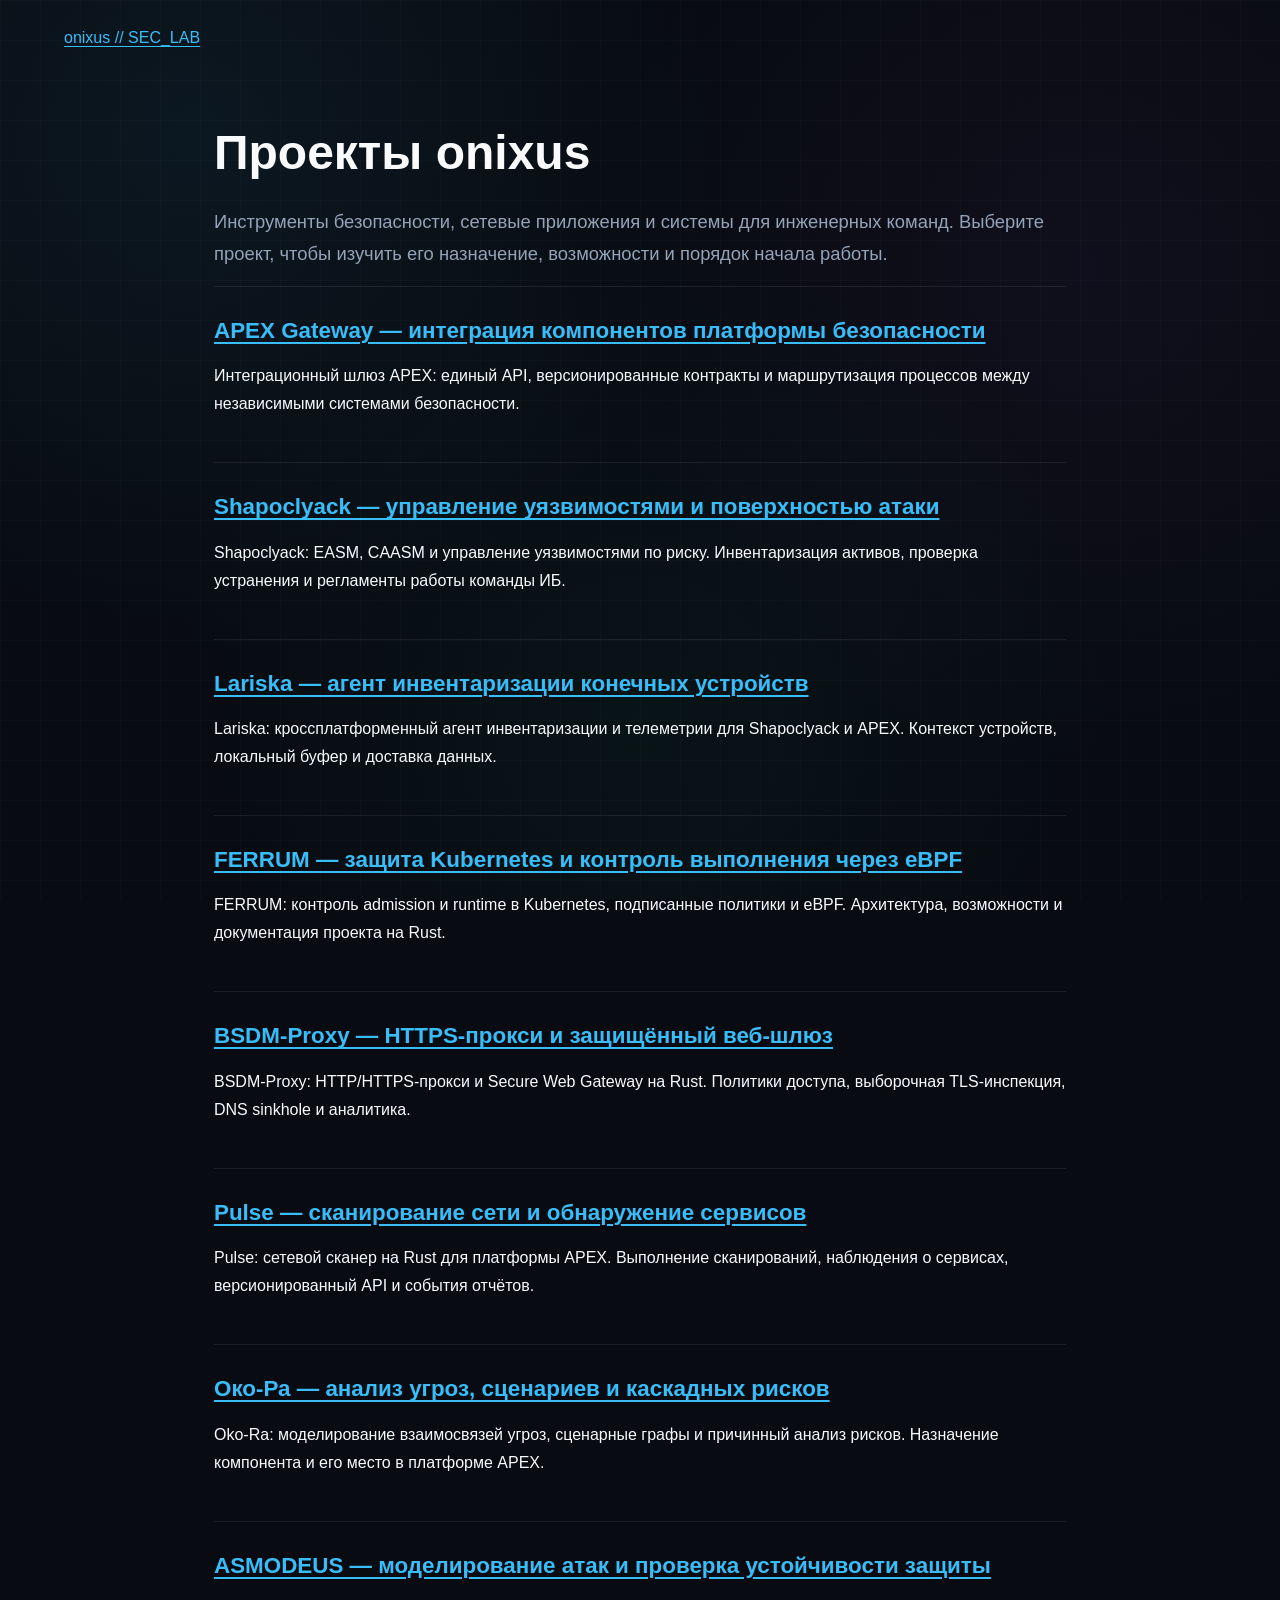
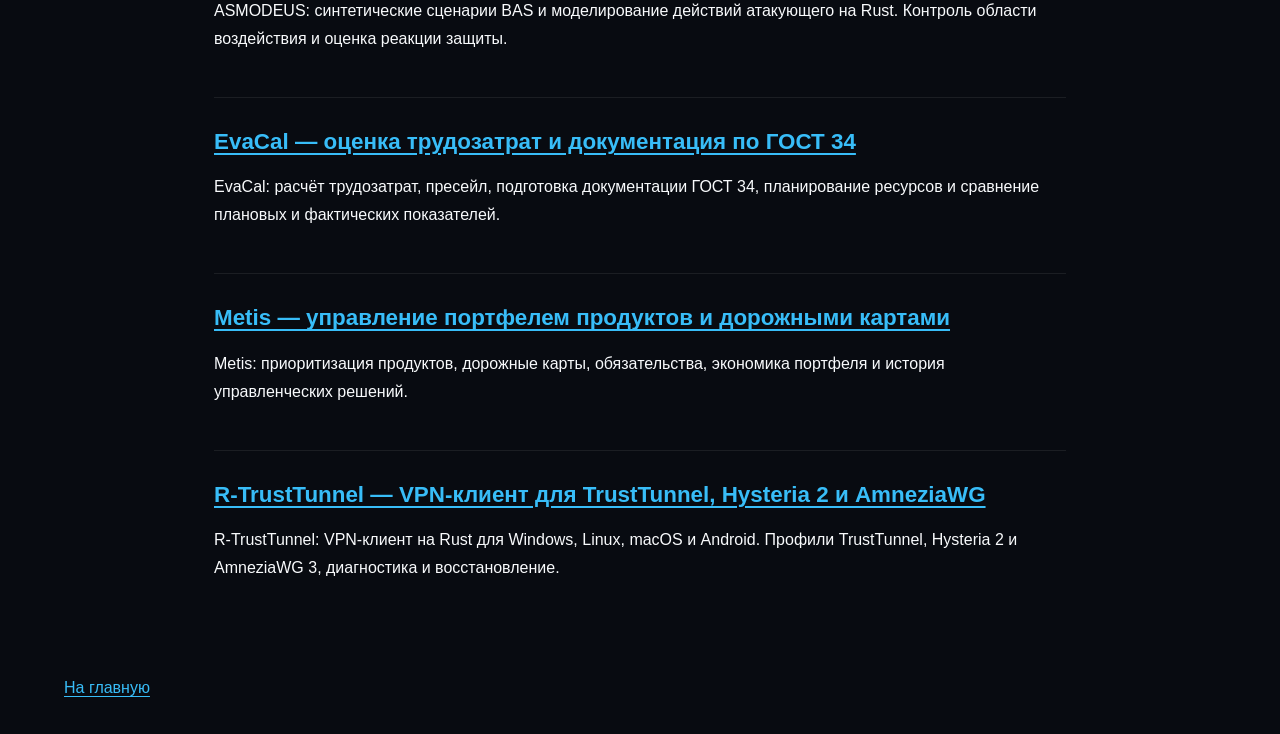
<file: projects/index.html>
<!DOCTYPE html>
<html lang="ru"><head><meta charset="UTF-8"><meta name="viewport" content="width=device-width, initial-scale=1.0">
<title>Проекты onixus — безопасность, VPN и инженерные инструменты</title>
<meta name="description" content="Каталог проектов onixus на русском языке: возможности, сценарии применения, ограничения, документация и ссылки на публичные репозитории.">
<link rel="canonical" href="https://onixus.github.io/projects/"><link rel="stylesheet" href="/styles.css?v=project-pages-1"></head>
<body class="project-page"><header class="container project-topbar"><a href="/">onixus // SEC_LAB</a></header>
<main class="container project-document"><h1>Проекты onixus</h1><p class="project-lead">Инструменты безопасности, сетевые приложения и системы для инженерных команд. Выберите проект, чтобы изучить его назначение, возможности и порядок начала работы.</p>
<section><h2><a href="/projects/apex-gateway/">APEX Gateway — интеграция компонентов платформы безопасности</a></h2><p>Интеграционный шлюз APEX: единый API, версионированные контракты и маршрутизация процессов между независимыми системами безопасности.</p></section>
<section><h2><a href="/projects/shapoclyack/">Shapoclyack — управление уязвимостями и поверхностью атаки</a></h2><p>Shapoclyack: EASM, CAASM и управление уязвимостями по риску. Инвентаризация активов, проверка устранения и регламенты работы команды ИБ.</p></section>
<section><h2><a href="/projects/lariska/">Lariska — агент инвентаризации конечных устройств</a></h2><p>Lariska: кроссплатформенный агент инвентаризации и телеметрии для Shapoclyack и APEX. Контекст устройств, локальный буфер и доставка данных.</p></section>
<section><h2><a href="/projects/ferrum/">FERRUM — защита Kubernetes и контроль выполнения через eBPF</a></h2><p>FERRUM: контроль admission и runtime в Kubernetes, подписанные политики и eBPF. Архитектура, возможности и документация проекта на Rust.</p></section>
<section><h2><a href="/projects/bsdm-proxy/">BSDM-Proxy — HTTPS-прокси и защищённый веб-шлюз</a></h2><p>BSDM-Proxy: HTTP/HTTPS-прокси и Secure Web Gateway на Rust. Политики доступа, выборочная TLS-инспекция, DNS sinkhole и аналитика.</p></section>
<section><h2><a href="/projects/pulse/">Pulse — сканирование сети и обнаружение сервисов</a></h2><p>Pulse: сетевой сканер на Rust для платформы APEX. Выполнение сканирований, наблюдения о сервисах, версионированный API и события отчётов.</p></section>
<section><h2><a href="/projects/okora/">Око-Ра — анализ угроз, сценариев и каскадных рисков</a></h2><p>Oko-Ra: моделирование взаимосвязей угроз, сценарные графы и причинный анализ рисков. Назначение компонента и его место в платформе APEX.</p></section>
<section><h2><a href="/projects/asmodeus/">ASMODEUS — моделирование атак и проверка устойчивости защиты</a></h2><p>ASMODEUS: синтетические сценарии BAS и моделирование действий атакующего на Rust. Контроль области воздействия и оценка реакции защиты.</p></section>
<section><h2><a href="/projects/evacal/">EvaCal — оценка трудозатрат и документация по ГОСТ 34</a></h2><p>EvaCal: расчёт трудозатрат, пресейл, подготовка документации ГОСТ 34, планирование ресурсов и сравнение плановых и фактических показателей.</p></section>
<section><h2><a href="/projects/metis/">Metis — управление портфелем продуктов и дорожными картами</a></h2><p>Metis: приоритизация продуктов, дорожные карты, обязательства, экономика портфеля и история управленческих решений.</p></section>
<section><h2><a href="/projects/rtrusttunnel/">R-TrustTunnel — VPN-клиент для TrustTunnel, Hysteria 2 и AmneziaWG</a></h2><p>R-TrustTunnel: VPN-клиент на Rust для Windows, Linux, macOS и Android. Профили TrustTunnel, Hysteria 2 и AmneziaWG 3, диагностика и восстановление.</p></section>
</main><footer class="container project-footer"><a href="/">На главную</a></footer></body></html>
</file>
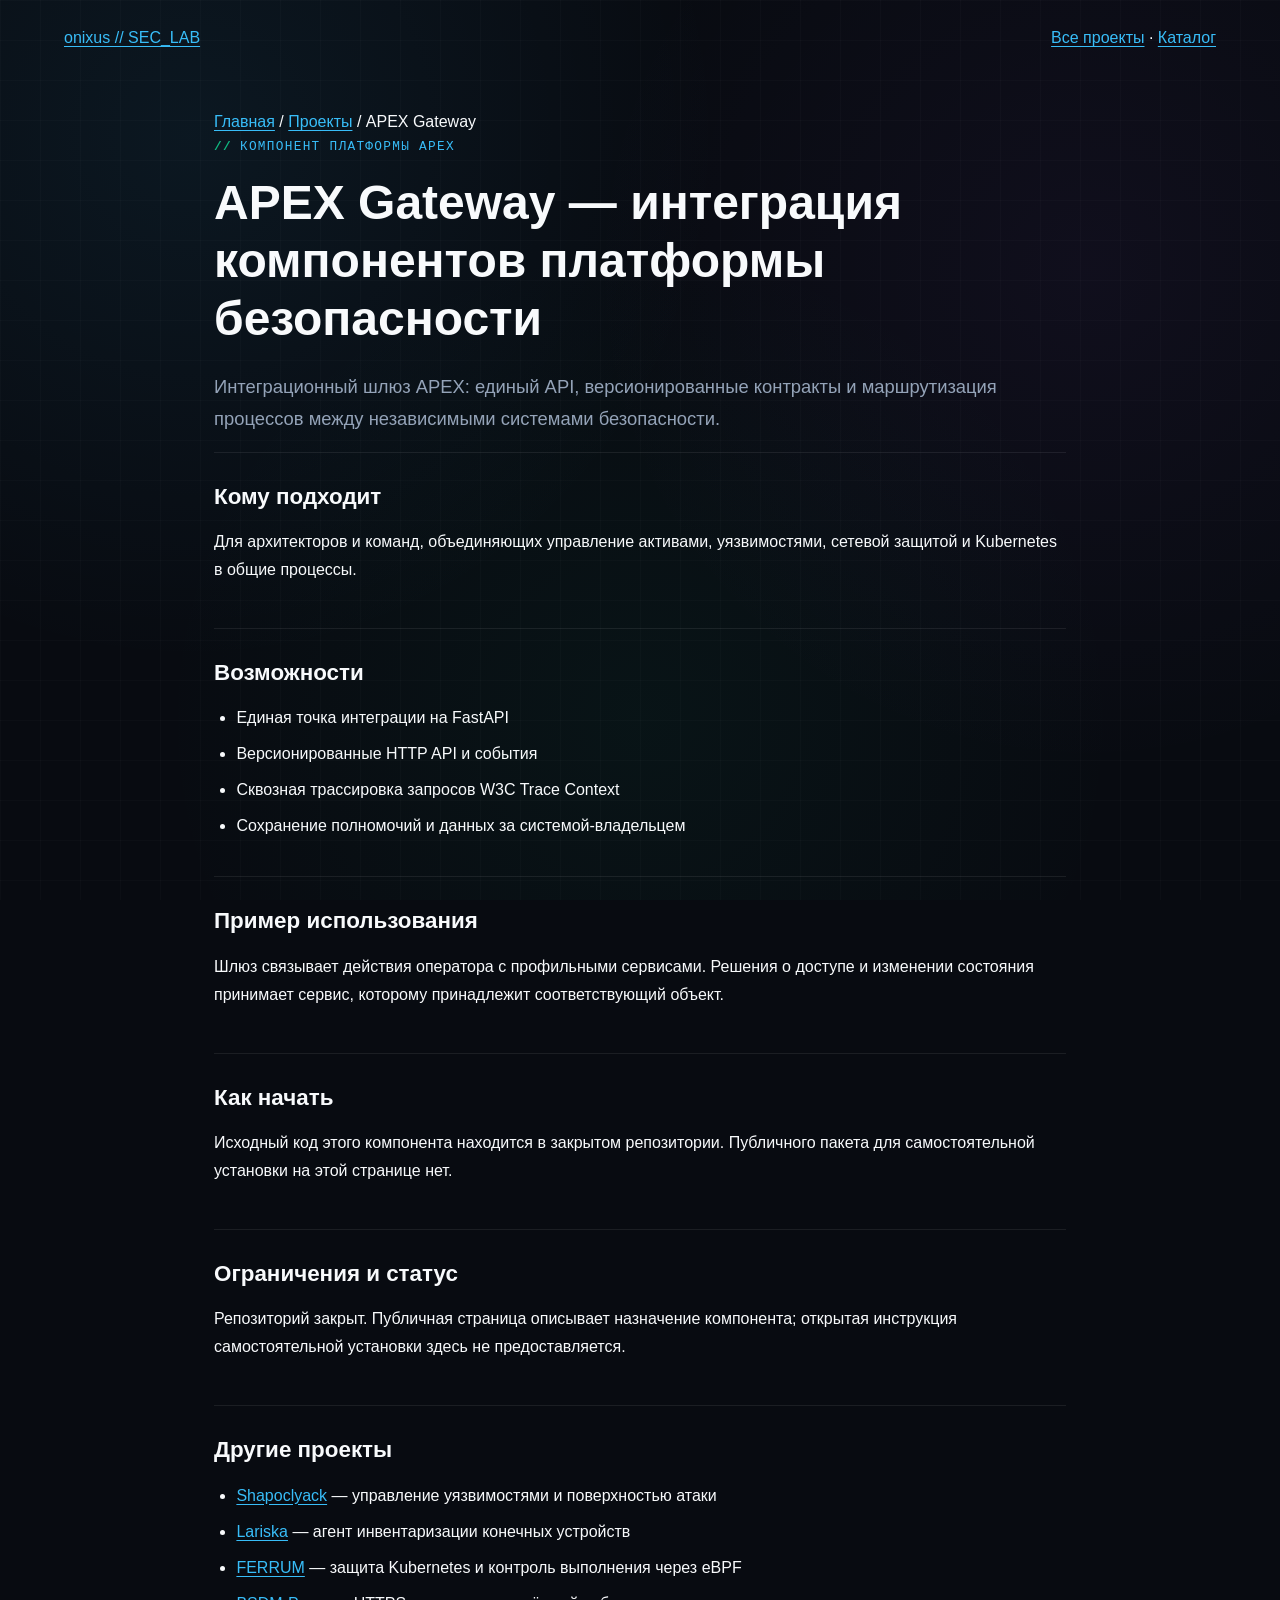
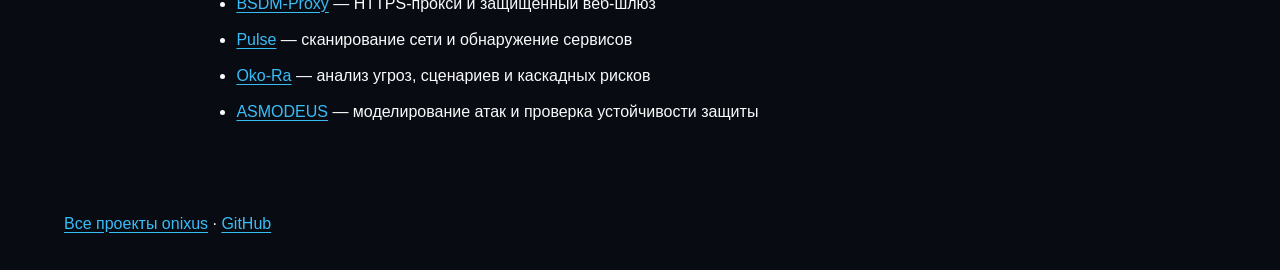
<file: projects/apex-gateway/index.html>
<!DOCTYPE html>
<html lang="ru">
<head>
  <meta charset="UTF-8">
  <meta name="viewport" content="width=device-width, initial-scale=1.0">
  <title>APEX Gateway — интеграция компонентов платформы безопасности</title>
  <meta name="description" content="Интеграционный шлюз APEX: единый API, версионированные контракты и маршрутизация процессов между независимыми системами безопасности.">
  <link rel="canonical" href="https://onixus.github.io/projects/apex-gateway/">
  <meta property="og:type" content="website">
  <meta property="og:locale" content="ru_RU">
  <meta property="og:title" content="APEX Gateway — интеграция компонентов платформы безопасности">
  <meta property="og:description" content="Интеграционный шлюз APEX: единый API, версионированные контракты и маршрутизация процессов между независимыми системами безопасности.">
  <meta property="og:url" content="https://onixus.github.io/projects/apex-gateway/">
  <link rel="stylesheet" href="/styles.css?v=project-pages-1">
</head>
<body class="project-page">
  <a class="project-skip" href="#content">К содержанию</a>
  <header class="project-topbar container"><a href="/">onixus // SEC_LAB</a><nav aria-label="Навигация"><a href="/projects/">Все проекты</a> · <a href="/#projects">Каталог</a></nav></header>
  <main id="content" class="container project-document">
    <nav aria-label="Хлебные крошки"><a href="/">Главная</a> / <a href="/projects/">Проекты</a> / APEX Gateway</nav>
    <p class="section-tag">Компонент платформы APEX</p>
    <h1>APEX Gateway — интеграция компонентов платформы безопасности</h1>
    <p class="project-lead">Интеграционный шлюз APEX: единый API, версионированные контракты и маршрутизация процессов между независимыми системами безопасности.</p>
    <section><h2>Кому подходит</h2><p>Для архитекторов и команд, объединяющих управление активами, уязвимостями, сетевой защитой и Kubernetes в общие процессы.</p></section>
    <section><h2>Возможности</h2><ul><li>Единая точка интеграции на FastAPI</li><li>Версионированные HTTP API и события</li><li>Сквозная трассировка запросов W3C Trace Context</li><li>Сохранение полномочий и данных за системой-владельцем</li></ul></section>
    <section><h2>Пример использования</h2><p>Шлюз связывает действия оператора с профильными сервисами. Решения о доступе и изменении состояния принимает сервис, которому принадлежит соответствующий объект.</p></section>
    <section><h2>Как начать</h2><p>Исходный код этого компонента находится в закрытом репозитории. Публичного пакета для самостоятельной установки на этой странице нет.</p></section>
    <section><h2>Ограничения и статус</h2><p>Репозиторий закрыт. Публичная страница описывает назначение компонента; открытая инструкция самостоятельной установки здесь не предоставляется.</p></section>
    <section><h2>Другие проекты</h2><ul><li><a href="/projects/shapoclyack/">Shapoclyack</a> — управление уязвимостями и поверхностью атаки</li><li><a href="/projects/lariska/">Lariska</a> — агент инвентаризации конечных устройств</li><li><a href="/projects/ferrum/">FERRUM</a> — защита Kubernetes и контроль выполнения через eBPF</li><li><a href="/projects/bsdm-proxy/">BSDM-Proxy</a> — HTTPS-прокси и защищённый веб-шлюз</li><li><a href="/projects/pulse/">Pulse</a> — сканирование сети и обнаружение сервисов</li><li><a href="/projects/okora/">Oko-Ra</a> — анализ угроз, сценариев и каскадных рисков</li><li><a href="/projects/asmodeus/">ASMODEUS</a> — моделирование атак и проверка устойчивости защиты</li></ul></section>
  </main>
  <footer class="container project-footer"><a href="/projects/">Все проекты onixus</a> · <a href="https://github.com/onixus">GitHub</a></footer>
</body>
</html>
</file>
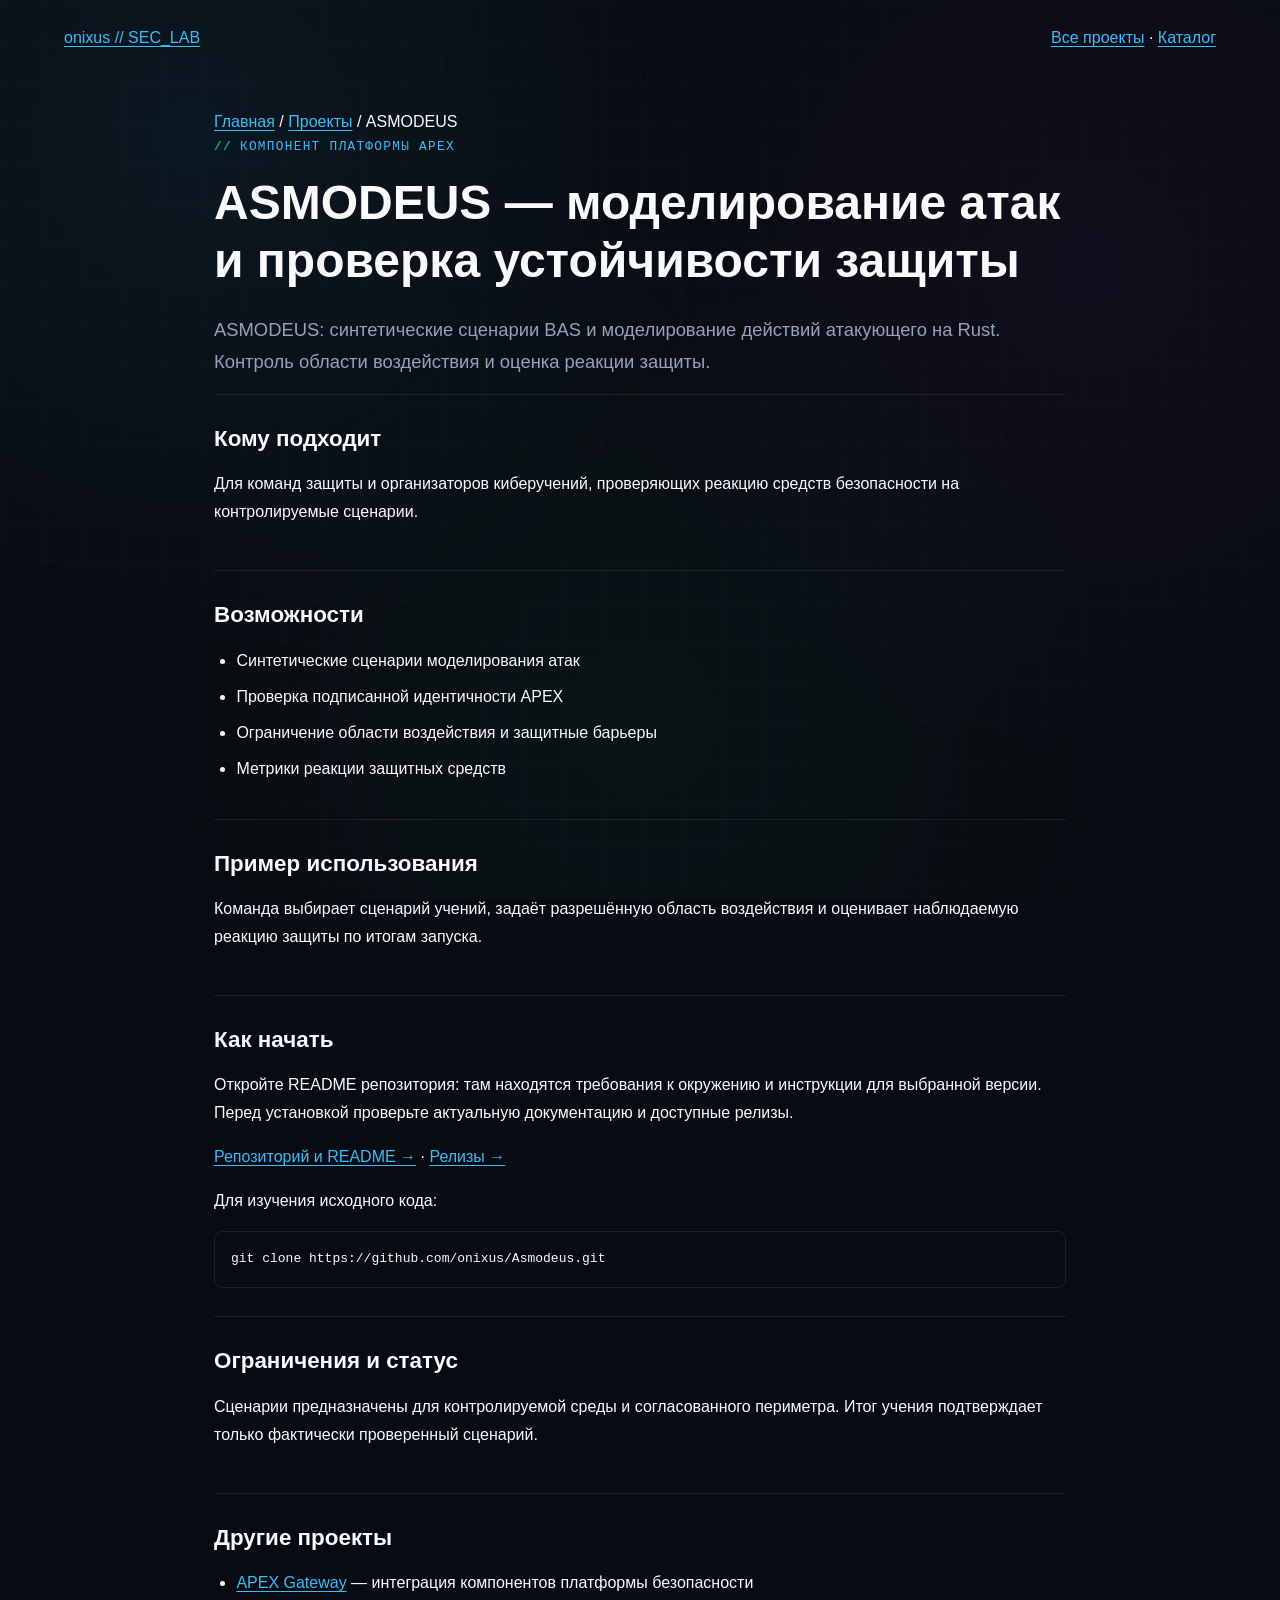
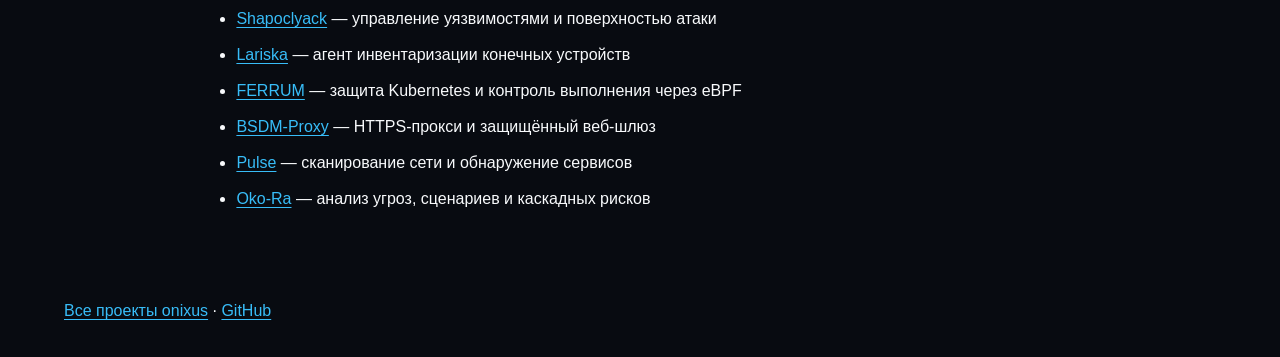
<file: projects/asmodeus/index.html>
<!DOCTYPE html>
<html lang="ru">
<head>
  <meta charset="UTF-8">
  <meta name="viewport" content="width=device-width, initial-scale=1.0">
  <title>ASMODEUS — моделирование атак и проверка устойчивости защиты</title>
  <meta name="description" content="ASMODEUS: синтетические сценарии BAS и моделирование действий атакующего на Rust. Контроль области воздействия и оценка реакции защиты.">
  <link rel="canonical" href="https://onixus.github.io/projects/asmodeus/">
  <meta property="og:type" content="website">
  <meta property="og:locale" content="ru_RU">
  <meta property="og:title" content="ASMODEUS — моделирование атак и проверка устойчивости защиты">
  <meta property="og:description" content="ASMODEUS: синтетические сценарии BAS и моделирование действий атакующего на Rust. Контроль области воздействия и оценка реакции защиты.">
  <meta property="og:url" content="https://onixus.github.io/projects/asmodeus/">
  <link rel="stylesheet" href="/styles.css?v=project-pages-1">
</head>
<body class="project-page">
  <a class="project-skip" href="#content">К содержанию</a>
  <header class="project-topbar container"><a href="/">onixus // SEC_LAB</a><nav aria-label="Навигация"><a href="/projects/">Все проекты</a> · <a href="/#projects">Каталог</a></nav></header>
  <main id="content" class="container project-document">
    <nav aria-label="Хлебные крошки"><a href="/">Главная</a> / <a href="/projects/">Проекты</a> / ASMODEUS</nav>
    <p class="section-tag">Компонент платформы APEX</p>
    <h1>ASMODEUS — моделирование атак и проверка устойчивости защиты</h1>
    <p class="project-lead">ASMODEUS: синтетические сценарии BAS и моделирование действий атакующего на Rust. Контроль области воздействия и оценка реакции защиты.</p>
    <section><h2>Кому подходит</h2><p>Для команд защиты и организаторов киберучений, проверяющих реакцию средств безопасности на контролируемые сценарии.</p></section>
    <section><h2>Возможности</h2><ul><li>Синтетические сценарии моделирования атак</li><li>Проверка подписанной идентичности APEX</li><li>Ограничение области воздействия и защитные барьеры</li><li>Метрики реакции защитных средств</li></ul></section>
    <section><h2>Пример использования</h2><p>Команда выбирает сценарий учений, задаёт разрешённую область воздействия и оценивает наблюдаемую реакцию защиты по итогам запуска.</p></section>
    <section><h2>Как начать</h2><p>Откройте README репозитория: там находятся требования к окружению и инструкции для выбранной версии. Перед установкой проверьте актуальную документацию и доступные релизы.</p>
    <p><a href="https://github.com/onixus/Asmodeus" rel="noopener noreferrer">Репозиторий и README →</a> · <a href="https://github.com/onixus/Asmodeus/releases" rel="noopener noreferrer">Релизы →</a></p>
    <p>Для изучения исходного кода:</p><pre><code>git clone https://github.com/onixus/Asmodeus.git</code></pre></section>
    <section><h2>Ограничения и статус</h2><p>Сценарии предназначены для контролируемой среды и согласованного периметра. Итог учения подтверждает только фактически проверенный сценарий.</p></section>
    <section><h2>Другие проекты</h2><ul><li><a href="/projects/apex-gateway/">APEX Gateway</a> — интеграция компонентов платформы безопасности</li><li><a href="/projects/shapoclyack/">Shapoclyack</a> — управление уязвимостями и поверхностью атаки</li><li><a href="/projects/lariska/">Lariska</a> — агент инвентаризации конечных устройств</li><li><a href="/projects/ferrum/">FERRUM</a> — защита Kubernetes и контроль выполнения через eBPF</li><li><a href="/projects/bsdm-proxy/">BSDM-Proxy</a> — HTTPS-прокси и защищённый веб-шлюз</li><li><a href="/projects/pulse/">Pulse</a> — сканирование сети и обнаружение сервисов</li><li><a href="/projects/okora/">Oko-Ra</a> — анализ угроз, сценариев и каскадных рисков</li></ul></section>
  </main>
  <footer class="container project-footer"><a href="/projects/">Все проекты onixus</a> · <a href="https://github.com/onixus">GitHub</a></footer>
</body>
</html>
</file>
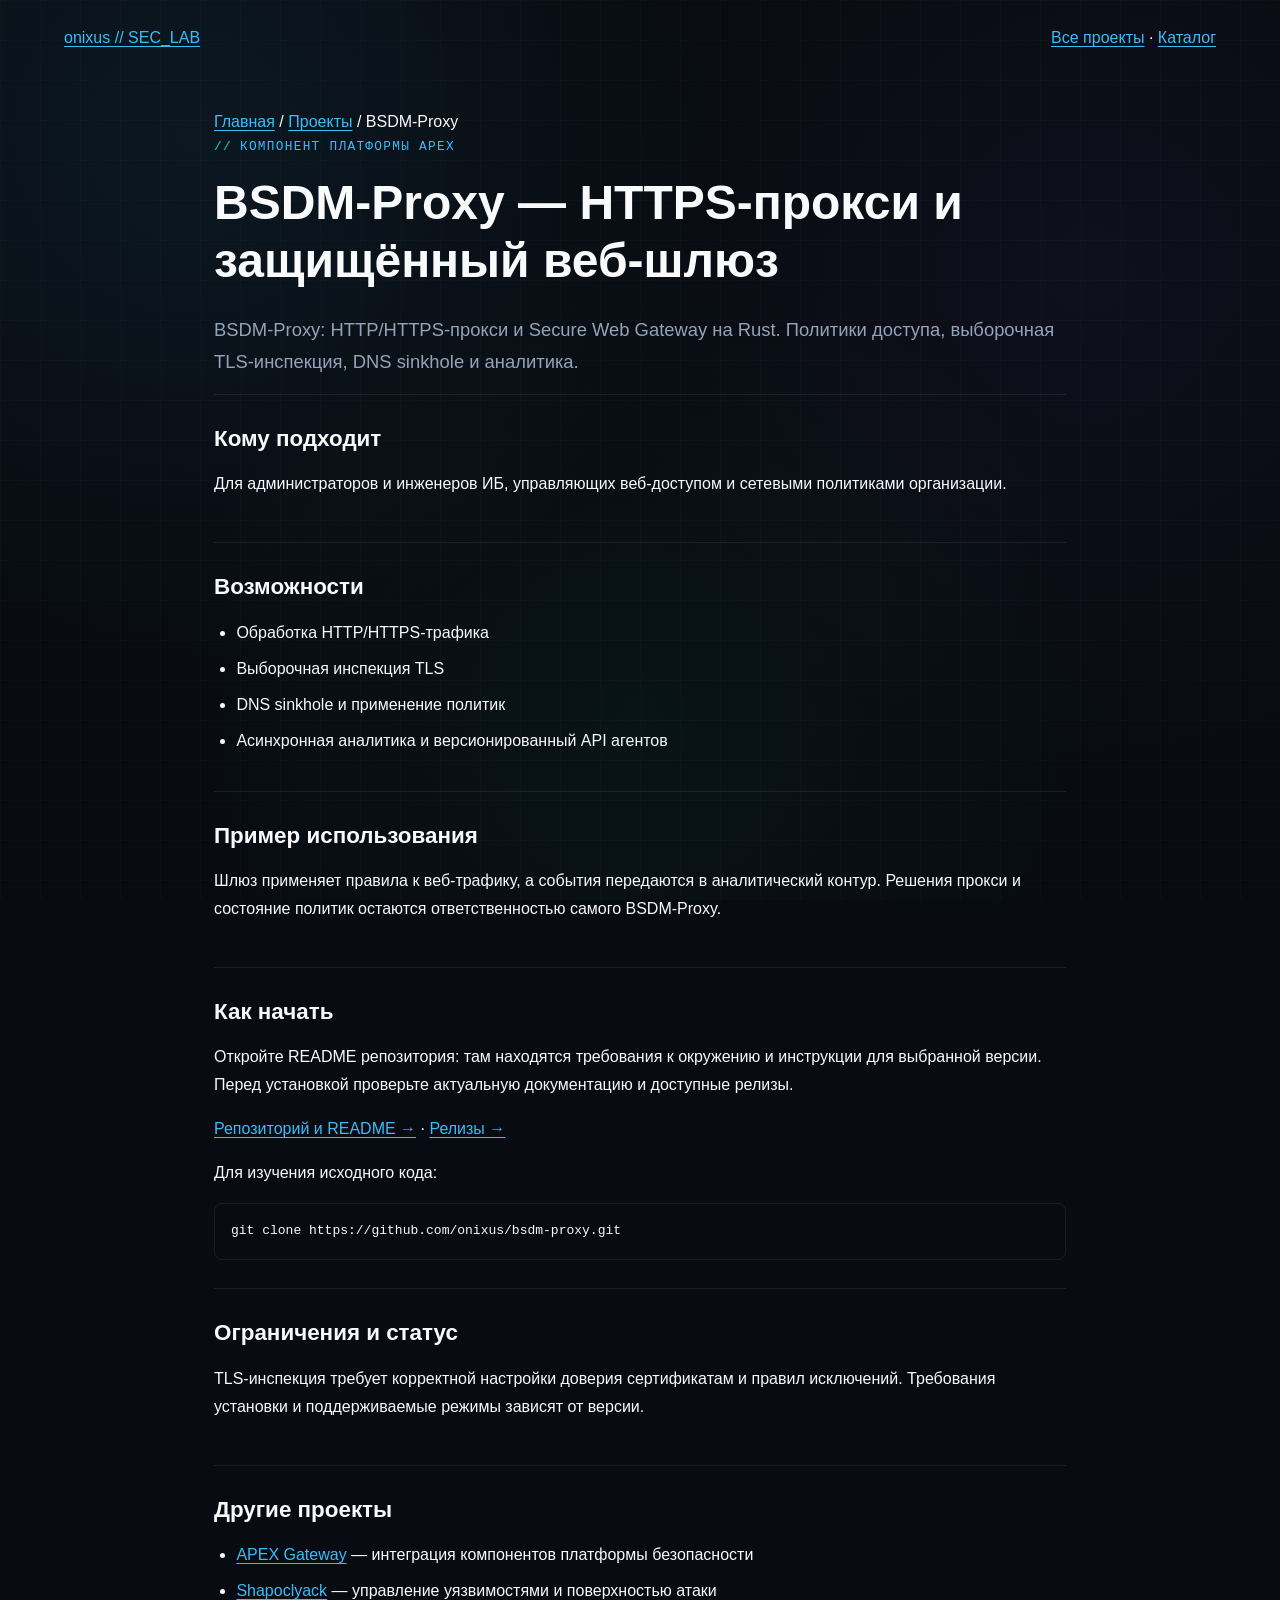
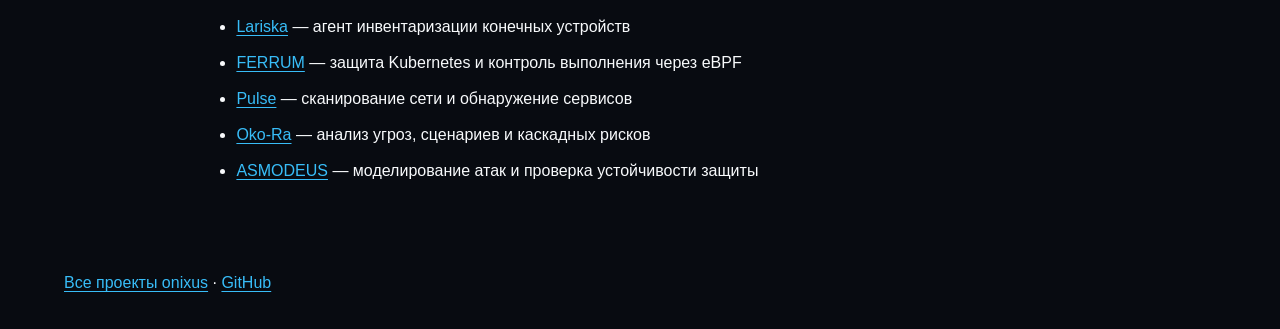
<file: projects/bsdm-proxy/index.html>
<!DOCTYPE html>
<html lang="ru">
<head>
  <meta charset="UTF-8">
  <meta name="viewport" content="width=device-width, initial-scale=1.0">
  <title>BSDM-Proxy — HTTPS-прокси и защищённый веб-шлюз</title>
  <meta name="description" content="BSDM-Proxy: HTTP/HTTPS-прокси и Secure Web Gateway на Rust. Политики доступа, выборочная TLS-инспекция, DNS sinkhole и аналитика.">
  <link rel="canonical" href="https://onixus.github.io/projects/bsdm-proxy/">
  <meta property="og:type" content="website">
  <meta property="og:locale" content="ru_RU">
  <meta property="og:title" content="BSDM-Proxy — HTTPS-прокси и защищённый веб-шлюз">
  <meta property="og:description" content="BSDM-Proxy: HTTP/HTTPS-прокси и Secure Web Gateway на Rust. Политики доступа, выборочная TLS-инспекция, DNS sinkhole и аналитика.">
  <meta property="og:url" content="https://onixus.github.io/projects/bsdm-proxy/">
  <link rel="stylesheet" href="/styles.css?v=project-pages-1">
</head>
<body class="project-page">
  <a class="project-skip" href="#content">К содержанию</a>
  <header class="project-topbar container"><a href="/">onixus // SEC_LAB</a><nav aria-label="Навигация"><a href="/projects/">Все проекты</a> · <a href="/#projects">Каталог</a></nav></header>
  <main id="content" class="container project-document">
    <nav aria-label="Хлебные крошки"><a href="/">Главная</a> / <a href="/projects/">Проекты</a> / BSDM-Proxy</nav>
    <p class="section-tag">Компонент платформы APEX</p>
    <h1>BSDM-Proxy — HTTPS-прокси и защищённый веб-шлюз</h1>
    <p class="project-lead">BSDM-Proxy: HTTP/HTTPS-прокси и Secure Web Gateway на Rust. Политики доступа, выборочная TLS-инспекция, DNS sinkhole и аналитика.</p>
    <section><h2>Кому подходит</h2><p>Для администраторов и инженеров ИБ, управляющих веб-доступом и сетевыми политиками организации.</p></section>
    <section><h2>Возможности</h2><ul><li>Обработка HTTP/HTTPS-трафика</li><li>Выборочная инспекция TLS</li><li>DNS sinkhole и применение политик</li><li>Асинхронная аналитика и версионированный API агентов</li></ul></section>
    <section><h2>Пример использования</h2><p>Шлюз применяет правила к веб-трафику, а события передаются в аналитический контур. Решения прокси и состояние политик остаются ответственностью самого BSDM-Proxy.</p></section>
    <section><h2>Как начать</h2><p>Откройте README репозитория: там находятся требования к окружению и инструкции для выбранной версии. Перед установкой проверьте актуальную документацию и доступные релизы.</p>
    <p><a href="https://github.com/onixus/bsdm-proxy" rel="noopener noreferrer">Репозиторий и README →</a> · <a href="https://github.com/onixus/bsdm-proxy/releases" rel="noopener noreferrer">Релизы →</a></p>
    <p>Для изучения исходного кода:</p><pre><code>git clone https://github.com/onixus/bsdm-proxy.git</code></pre></section>
    <section><h2>Ограничения и статус</h2><p>TLS-инспекция требует корректной настройки доверия сертификатам и правил исключений. Требования установки и поддерживаемые режимы зависят от версии.</p></section>
    <section><h2>Другие проекты</h2><ul><li><a href="/projects/apex-gateway/">APEX Gateway</a> — интеграция компонентов платформы безопасности</li><li><a href="/projects/shapoclyack/">Shapoclyack</a> — управление уязвимостями и поверхностью атаки</li><li><a href="/projects/lariska/">Lariska</a> — агент инвентаризации конечных устройств</li><li><a href="/projects/ferrum/">FERRUM</a> — защита Kubernetes и контроль выполнения через eBPF</li><li><a href="/projects/pulse/">Pulse</a> — сканирование сети и обнаружение сервисов</li><li><a href="/projects/okora/">Oko-Ra</a> — анализ угроз, сценариев и каскадных рисков</li><li><a href="/projects/asmodeus/">ASMODEUS</a> — моделирование атак и проверка устойчивости защиты</li></ul></section>
  </main>
  <footer class="container project-footer"><a href="/projects/">Все проекты onixus</a> · <a href="https://github.com/onixus">GitHub</a></footer>
</body>
</html>
</file>
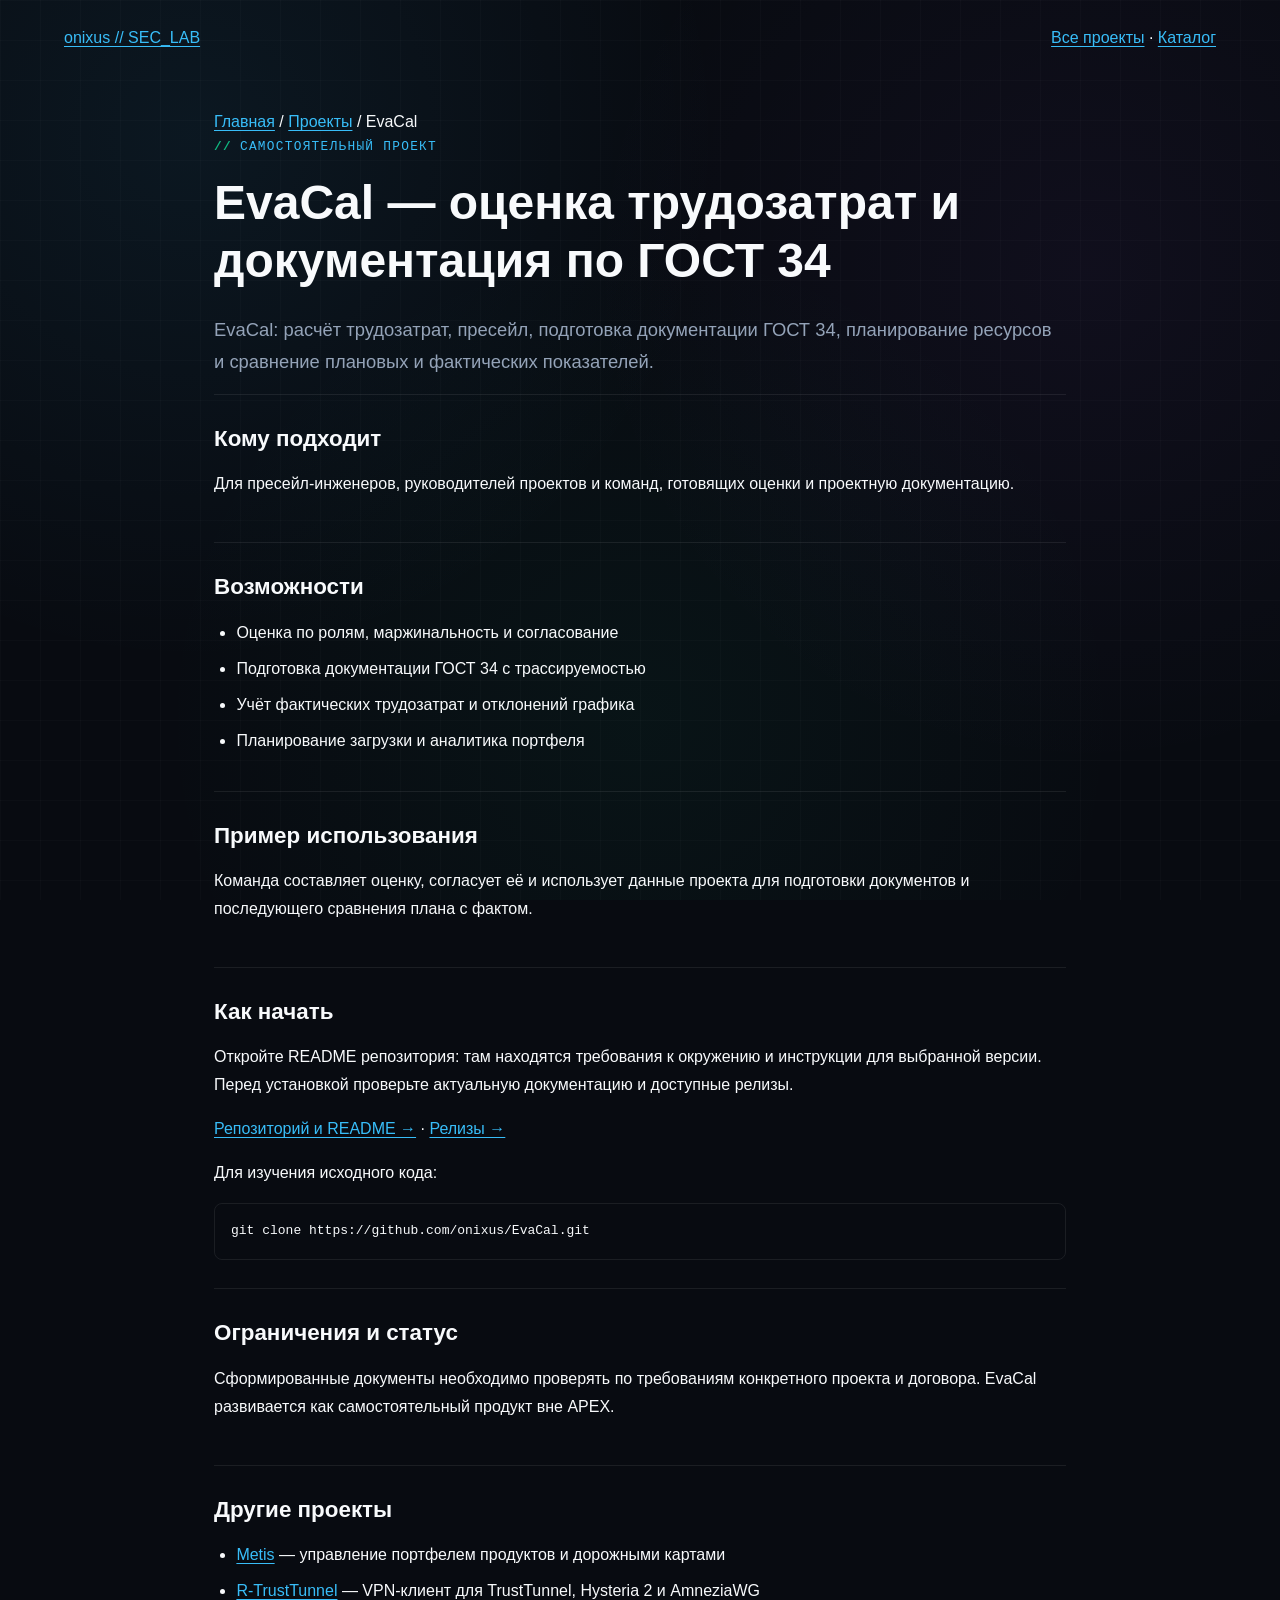
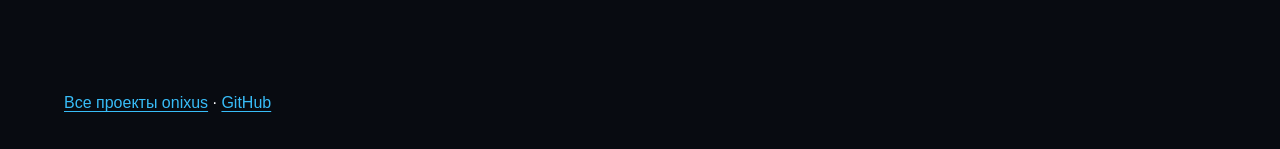
<file: projects/evacal/index.html>
<!DOCTYPE html>
<html lang="ru">
<head>
  <meta charset="UTF-8">
  <meta name="viewport" content="width=device-width, initial-scale=1.0">
  <title>EvaCal — оценка трудозатрат и документация по ГОСТ 34</title>
  <meta name="description" content="EvaCal: расчёт трудозатрат, пресейл, подготовка документации ГОСТ 34, планирование ресурсов и сравнение плановых и фактических показателей.">
  <link rel="canonical" href="https://onixus.github.io/projects/evacal/">
  <meta property="og:type" content="website">
  <meta property="og:locale" content="ru_RU">
  <meta property="og:title" content="EvaCal — оценка трудозатрат и документация по ГОСТ 34">
  <meta property="og:description" content="EvaCal: расчёт трудозатрат, пресейл, подготовка документации ГОСТ 34, планирование ресурсов и сравнение плановых и фактических показателей.">
  <meta property="og:url" content="https://onixus.github.io/projects/evacal/">
  <link rel="stylesheet" href="/styles.css?v=project-pages-1">
</head>
<body class="project-page">
  <a class="project-skip" href="#content">К содержанию</a>
  <header class="project-topbar container"><a href="/">onixus // SEC_LAB</a><nav aria-label="Навигация"><a href="/projects/">Все проекты</a> · <a href="/#bonus">Каталог</a></nav></header>
  <main id="content" class="container project-document">
    <nav aria-label="Хлебные крошки"><a href="/">Главная</a> / <a href="/projects/">Проекты</a> / EvaCal</nav>
    <p class="section-tag">Самостоятельный проект</p>
    <h1>EvaCal — оценка трудозатрат и документация по ГОСТ 34</h1>
    <p class="project-lead">EvaCal: расчёт трудозатрат, пресейл, подготовка документации ГОСТ 34, планирование ресурсов и сравнение плановых и фактических показателей.</p>
    <section><h2>Кому подходит</h2><p>Для пресейл-инженеров, руководителей проектов и команд, готовящих оценки и проектную документацию.</p></section>
    <section><h2>Возможности</h2><ul><li>Оценка по ролям, маржинальность и согласование</li><li>Подготовка документации ГОСТ 34 с трассируемостью</li><li>Учёт фактических трудозатрат и отклонений графика</li><li>Планирование загрузки и аналитика портфеля</li></ul></section>
    <section><h2>Пример использования</h2><p>Команда составляет оценку, согласует её и использует данные проекта для подготовки документов и последующего сравнения плана с фактом.</p></section>
    <section><h2>Как начать</h2><p>Откройте README репозитория: там находятся требования к окружению и инструкции для выбранной версии. Перед установкой проверьте актуальную документацию и доступные релизы.</p>
    <p><a href="https://github.com/onixus/EvaCal" rel="noopener noreferrer">Репозиторий и README →</a> · <a href="https://github.com/onixus/EvaCal/releases" rel="noopener noreferrer">Релизы →</a></p>
    <p>Для изучения исходного кода:</p><pre><code>git clone https://github.com/onixus/EvaCal.git</code></pre></section>
    <section><h2>Ограничения и статус</h2><p>Сформированные документы необходимо проверять по требованиям конкретного проекта и договора. EvaCal развивается как самостоятельный продукт вне APEX.</p></section>
    <section><h2>Другие проекты</h2><ul><li><a href="/projects/metis/">Metis</a> — управление портфелем продуктов и дорожными картами</li><li><a href="/projects/rtrusttunnel/">R-TrustTunnel</a> — VPN-клиент для TrustTunnel, Hysteria 2 и AmneziaWG</li></ul></section>
  </main>
  <footer class="container project-footer"><a href="/projects/">Все проекты onixus</a> · <a href="https://github.com/onixus">GitHub</a></footer>
</body>
</html>
</file>
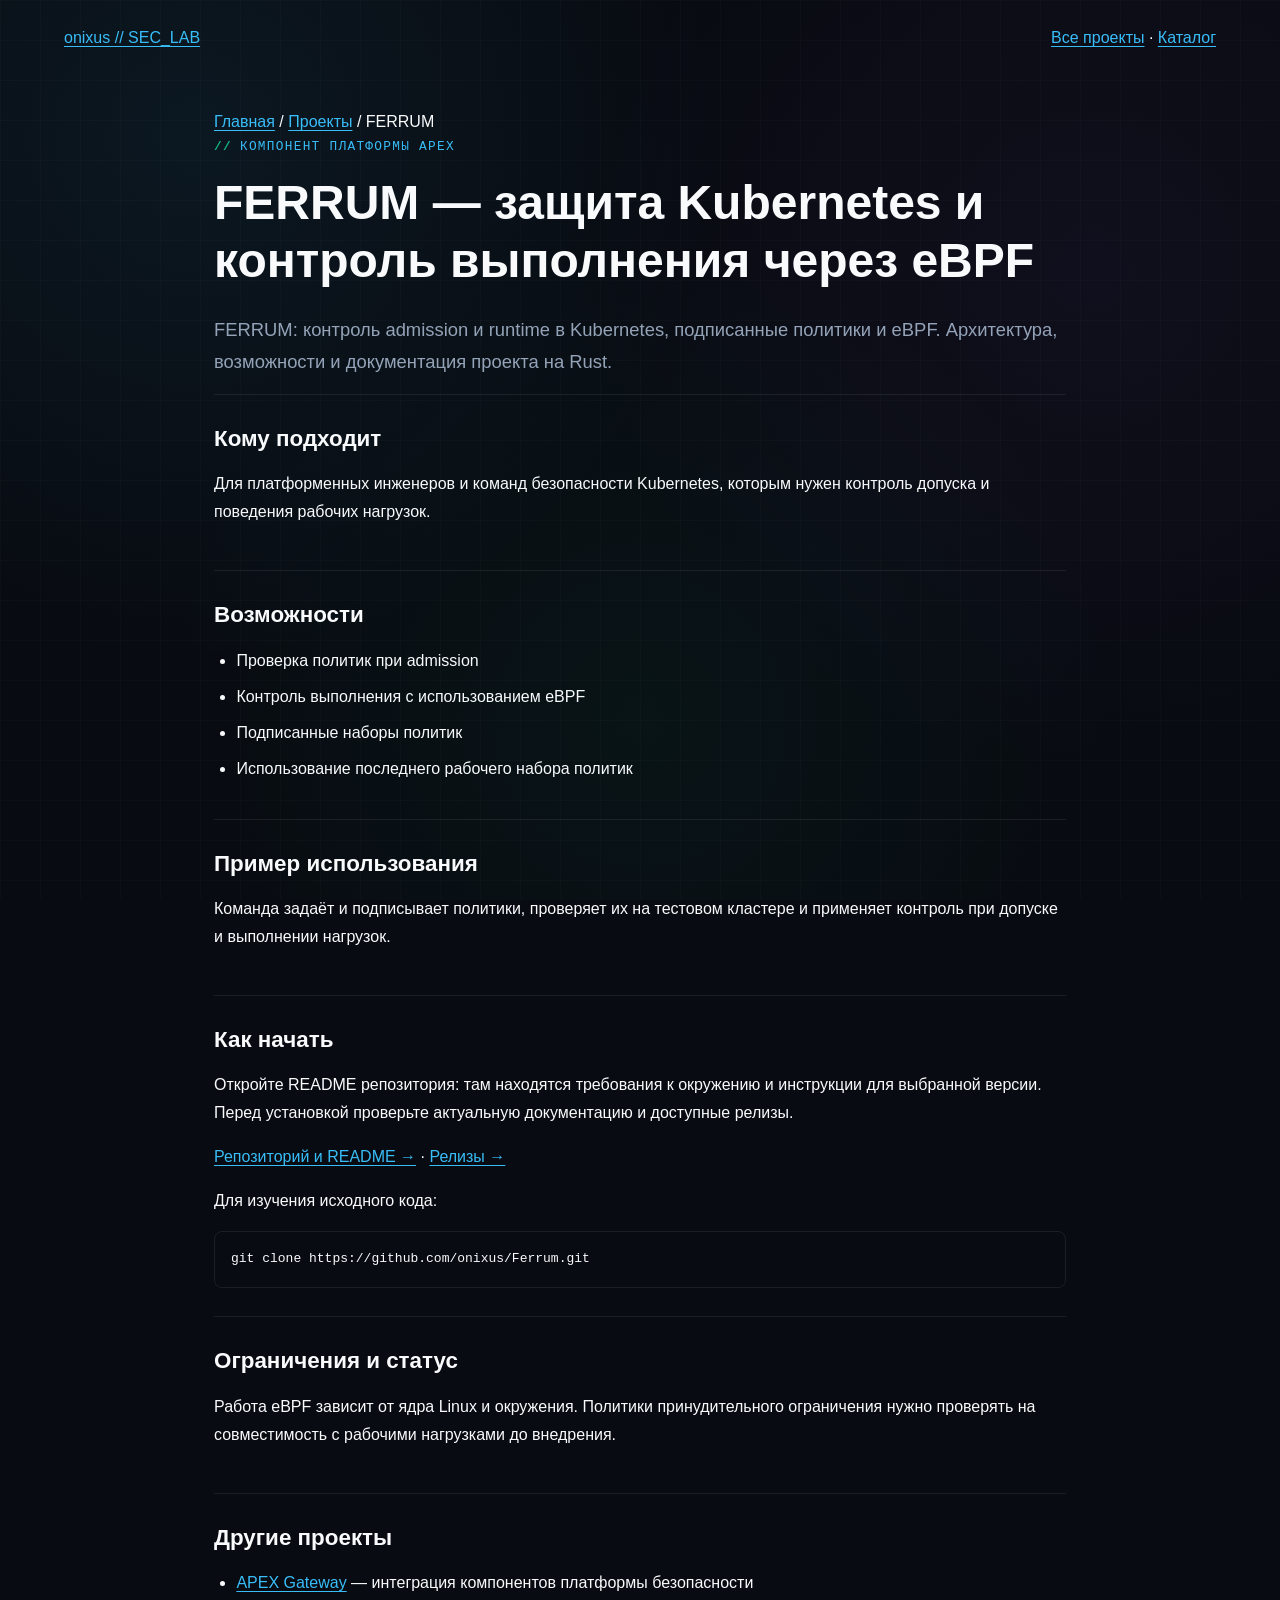
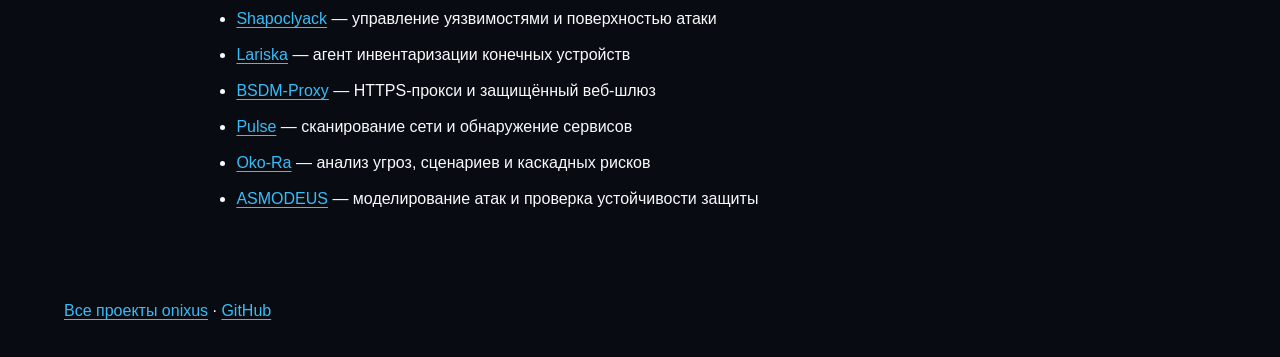
<file: projects/ferrum/index.html>
<!DOCTYPE html>
<html lang="ru">
<head>
  <meta charset="UTF-8">
  <meta name="viewport" content="width=device-width, initial-scale=1.0">
  <title>FERRUM — защита Kubernetes и контроль выполнения через eBPF</title>
  <meta name="description" content="FERRUM: контроль admission и runtime в Kubernetes, подписанные политики и eBPF. Архитектура, возможности и документация проекта на Rust.">
  <link rel="canonical" href="https://onixus.github.io/projects/ferrum/">
  <meta property="og:type" content="website">
  <meta property="og:locale" content="ru_RU">
  <meta property="og:title" content="FERRUM — защита Kubernetes и контроль выполнения через eBPF">
  <meta property="og:description" content="FERRUM: контроль admission и runtime в Kubernetes, подписанные политики и eBPF. Архитектура, возможности и документация проекта на Rust.">
  <meta property="og:url" content="https://onixus.github.io/projects/ferrum/">
  <link rel="stylesheet" href="/styles.css?v=project-pages-1">
</head>
<body class="project-page">
  <a class="project-skip" href="#content">К содержанию</a>
  <header class="project-topbar container"><a href="/">onixus // SEC_LAB</a><nav aria-label="Навигация"><a href="/projects/">Все проекты</a> · <a href="/#projects">Каталог</a></nav></header>
  <main id="content" class="container project-document">
    <nav aria-label="Хлебные крошки"><a href="/">Главная</a> / <a href="/projects/">Проекты</a> / FERRUM</nav>
    <p class="section-tag">Компонент платформы APEX</p>
    <h1>FERRUM — защита Kubernetes и контроль выполнения через eBPF</h1>
    <p class="project-lead">FERRUM: контроль admission и runtime в Kubernetes, подписанные политики и eBPF. Архитектура, возможности и документация проекта на Rust.</p>
    <section><h2>Кому подходит</h2><p>Для платформенных инженеров и команд безопасности Kubernetes, которым нужен контроль допуска и поведения рабочих нагрузок.</p></section>
    <section><h2>Возможности</h2><ul><li>Проверка политик при admission</li><li>Контроль выполнения с использованием eBPF</li><li>Подписанные наборы политик</li><li>Использование последнего рабочего набора политик</li></ul></section>
    <section><h2>Пример использования</h2><p>Команда задаёт и подписывает политики, проверяет их на тестовом кластере и применяет контроль при допуске и выполнении нагрузок.</p></section>
    <section><h2>Как начать</h2><p>Откройте README репозитория: там находятся требования к окружению и инструкции для выбранной версии. Перед установкой проверьте актуальную документацию и доступные релизы.</p>
    <p><a href="https://github.com/onixus/Ferrum" rel="noopener noreferrer">Репозиторий и README →</a> · <a href="https://github.com/onixus/Ferrum/releases" rel="noopener noreferrer">Релизы →</a></p>
    <p>Для изучения исходного кода:</p><pre><code>git clone https://github.com/onixus/Ferrum.git</code></pre></section>
    <section><h2>Ограничения и статус</h2><p>Работа eBPF зависит от ядра Linux и окружения. Политики принудительного ограничения нужно проверять на совместимость с рабочими нагрузками до внедрения.</p></section>
    <section><h2>Другие проекты</h2><ul><li><a href="/projects/apex-gateway/">APEX Gateway</a> — интеграция компонентов платформы безопасности</li><li><a href="/projects/shapoclyack/">Shapoclyack</a> — управление уязвимостями и поверхностью атаки</li><li><a href="/projects/lariska/">Lariska</a> — агент инвентаризации конечных устройств</li><li><a href="/projects/bsdm-proxy/">BSDM-Proxy</a> — HTTPS-прокси и защищённый веб-шлюз</li><li><a href="/projects/pulse/">Pulse</a> — сканирование сети и обнаружение сервисов</li><li><a href="/projects/okora/">Oko-Ra</a> — анализ угроз, сценариев и каскадных рисков</li><li><a href="/projects/asmodeus/">ASMODEUS</a> — моделирование атак и проверка устойчивости защиты</li></ul></section>
  </main>
  <footer class="container project-footer"><a href="/projects/">Все проекты onixus</a> · <a href="https://github.com/onixus">GitHub</a></footer>
</body>
</html>
</file>
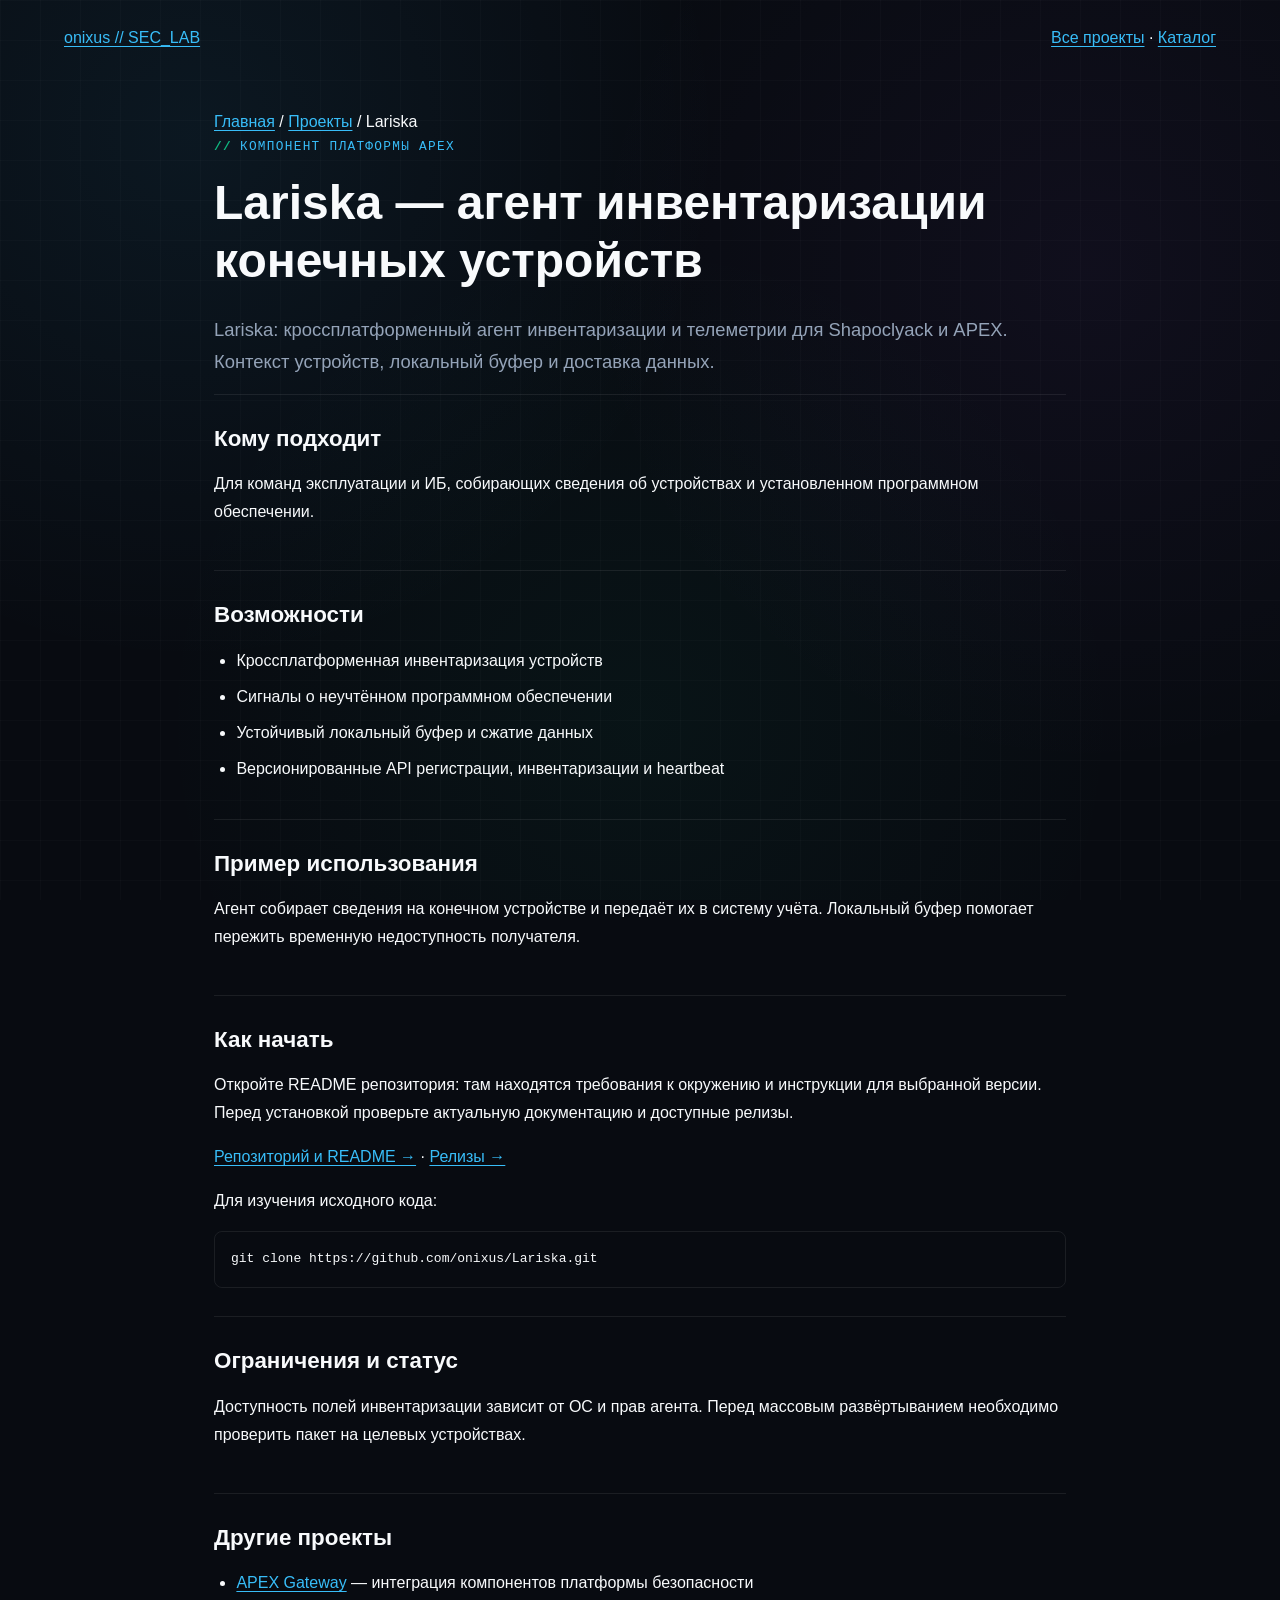
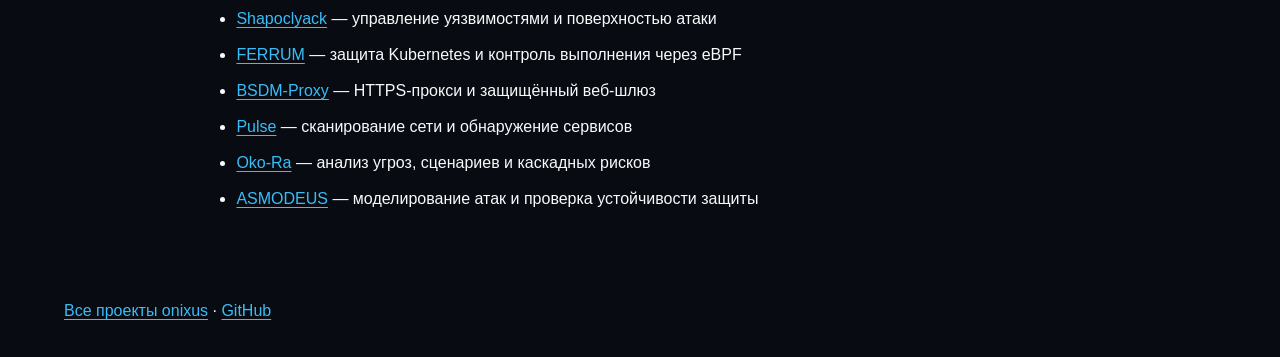
<file: projects/lariska/index.html>
<!DOCTYPE html>
<html lang="ru">
<head>
  <meta charset="UTF-8">
  <meta name="viewport" content="width=device-width, initial-scale=1.0">
  <title>Lariska — агент инвентаризации конечных устройств</title>
  <meta name="description" content="Lariska: кроссплатформенный агент инвентаризации и телеметрии для Shapoclyack и APEX. Контекст устройств, локальный буфер и доставка данных.">
  <link rel="canonical" href="https://onixus.github.io/projects/lariska/">
  <meta property="og:type" content="website">
  <meta property="og:locale" content="ru_RU">
  <meta property="og:title" content="Lariska — агент инвентаризации конечных устройств">
  <meta property="og:description" content="Lariska: кроссплатформенный агент инвентаризации и телеметрии для Shapoclyack и APEX. Контекст устройств, локальный буфер и доставка данных.">
  <meta property="og:url" content="https://onixus.github.io/projects/lariska/">
  <link rel="stylesheet" href="/styles.css?v=project-pages-1">
</head>
<body class="project-page">
  <a class="project-skip" href="#content">К содержанию</a>
  <header class="project-topbar container"><a href="/">onixus // SEC_LAB</a><nav aria-label="Навигация"><a href="/projects/">Все проекты</a> · <a href="/#projects">Каталог</a></nav></header>
  <main id="content" class="container project-document">
    <nav aria-label="Хлебные крошки"><a href="/">Главная</a> / <a href="/projects/">Проекты</a> / Lariska</nav>
    <p class="section-tag">Компонент платформы APEX</p>
    <h1>Lariska — агент инвентаризации конечных устройств</h1>
    <p class="project-lead">Lariska: кроссплатформенный агент инвентаризации и телеметрии для Shapoclyack и APEX. Контекст устройств, локальный буфер и доставка данных.</p>
    <section><h2>Кому подходит</h2><p>Для команд эксплуатации и ИБ, собирающих сведения об устройствах и установленном программном обеспечении.</p></section>
    <section><h2>Возможности</h2><ul><li>Кроссплатформенная инвентаризация устройств</li><li>Сигналы о неучтённом программном обеспечении</li><li>Устойчивый локальный буфер и сжатие данных</li><li>Версионированные API регистрации, инвентаризации и heartbeat</li></ul></section>
    <section><h2>Пример использования</h2><p>Агент собирает сведения на конечном устройстве и передаёт их в систему учёта. Локальный буфер помогает пережить временную недоступность получателя.</p></section>
    <section><h2>Как начать</h2><p>Откройте README репозитория: там находятся требования к окружению и инструкции для выбранной версии. Перед установкой проверьте актуальную документацию и доступные релизы.</p>
    <p><a href="https://github.com/onixus/Lariska" rel="noopener noreferrer">Репозиторий и README →</a> · <a href="https://github.com/onixus/Lariska/releases" rel="noopener noreferrer">Релизы →</a></p>
    <p>Для изучения исходного кода:</p><pre><code>git clone https://github.com/onixus/Lariska.git</code></pre></section>
    <section><h2>Ограничения и статус</h2><p>Доступность полей инвентаризации зависит от ОС и прав агента. Перед массовым развёртыванием необходимо проверить пакет на целевых устройствах.</p></section>
    <section><h2>Другие проекты</h2><ul><li><a href="/projects/apex-gateway/">APEX Gateway</a> — интеграция компонентов платформы безопасности</li><li><a href="/projects/shapoclyack/">Shapoclyack</a> — управление уязвимостями и поверхностью атаки</li><li><a href="/projects/ferrum/">FERRUM</a> — защита Kubernetes и контроль выполнения через eBPF</li><li><a href="/projects/bsdm-proxy/">BSDM-Proxy</a> — HTTPS-прокси и защищённый веб-шлюз</li><li><a href="/projects/pulse/">Pulse</a> — сканирование сети и обнаружение сервисов</li><li><a href="/projects/okora/">Oko-Ra</a> — анализ угроз, сценариев и каскадных рисков</li><li><a href="/projects/asmodeus/">ASMODEUS</a> — моделирование атак и проверка устойчивости защиты</li></ul></section>
  </main>
  <footer class="container project-footer"><a href="/projects/">Все проекты onixus</a> · <a href="https://github.com/onixus">GitHub</a></footer>
</body>
</html>
</file>
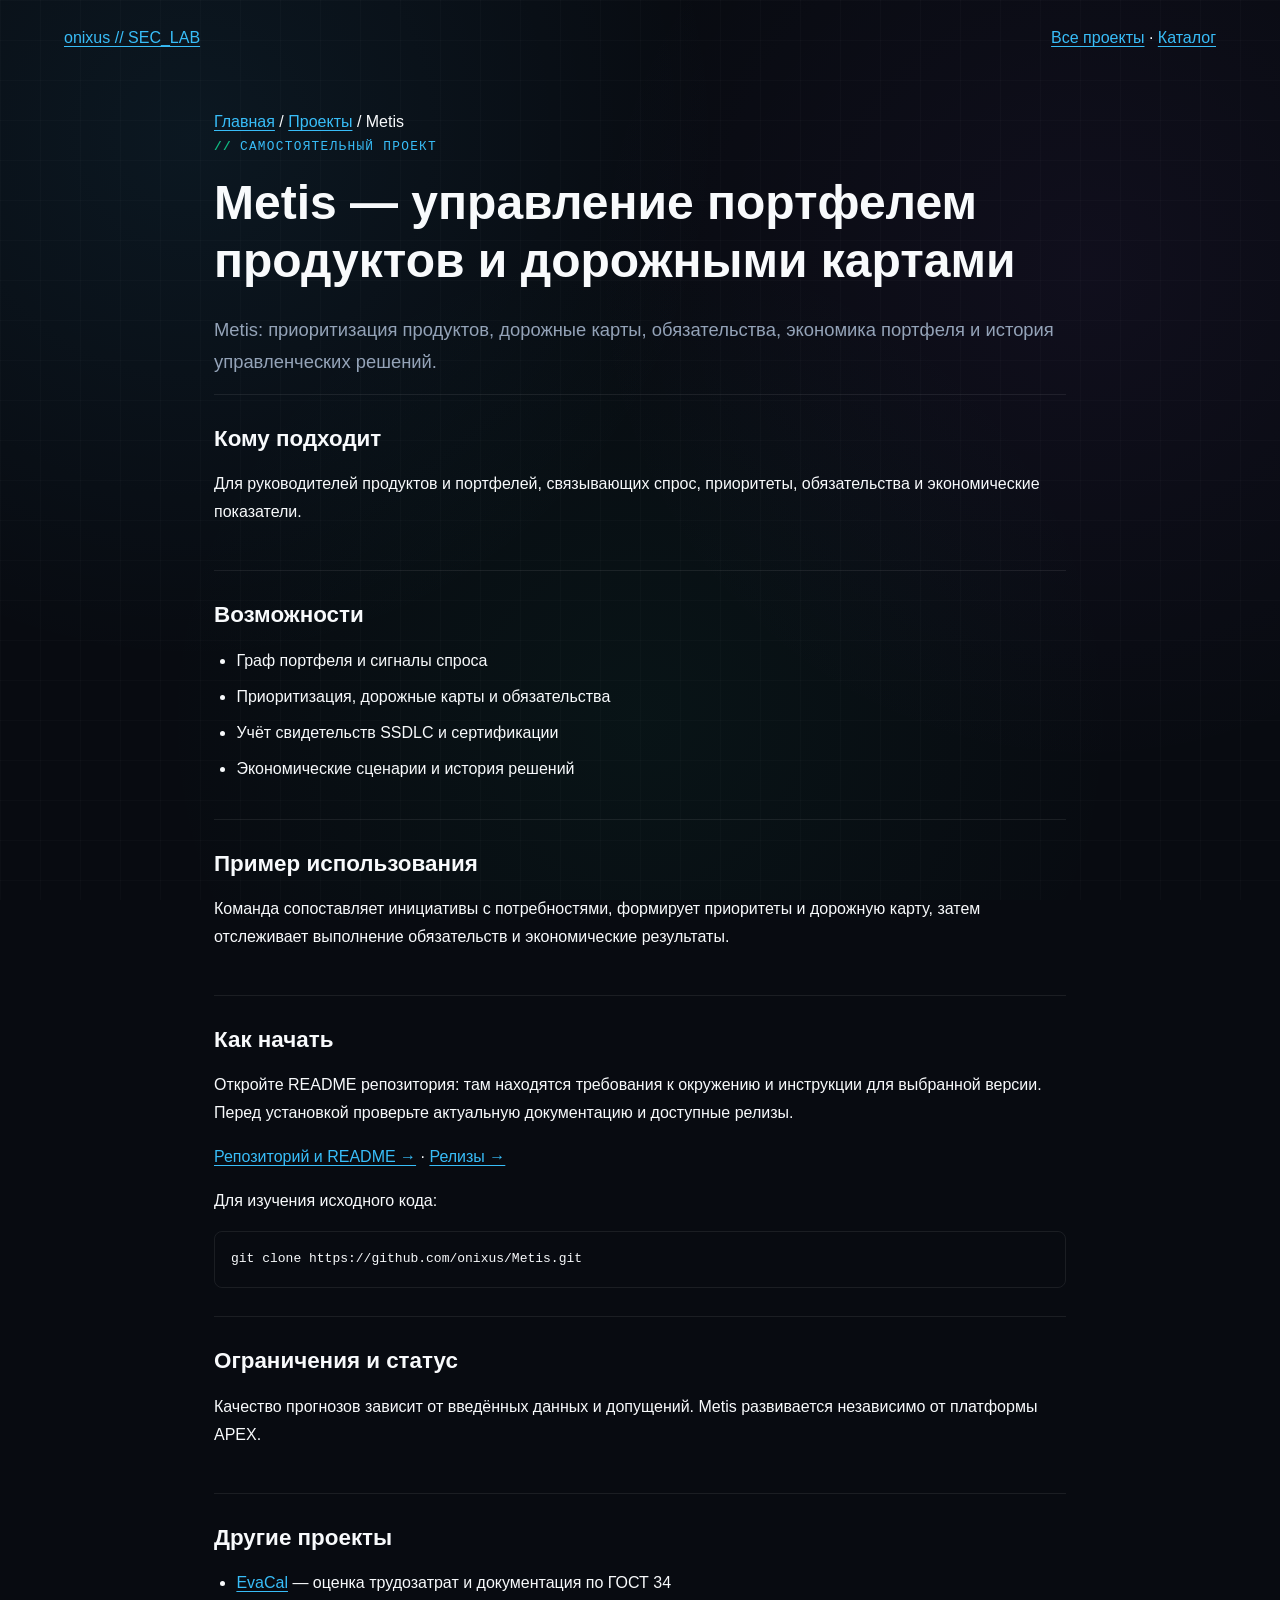
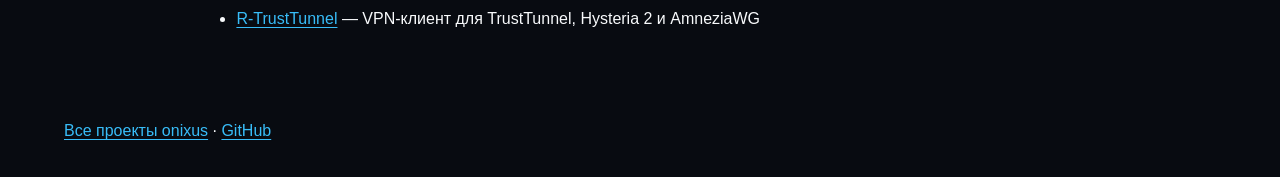
<file: projects/metis/index.html>
<!DOCTYPE html>
<html lang="ru">
<head>
  <meta charset="UTF-8">
  <meta name="viewport" content="width=device-width, initial-scale=1.0">
  <title>Metis — управление портфелем продуктов и дорожными картами</title>
  <meta name="description" content="Metis: приоритизация продуктов, дорожные карты, обязательства, экономика портфеля и история управленческих решений.">
  <link rel="canonical" href="https://onixus.github.io/projects/metis/">
  <meta property="og:type" content="website">
  <meta property="og:locale" content="ru_RU">
  <meta property="og:title" content="Metis — управление портфелем продуктов и дорожными картами">
  <meta property="og:description" content="Metis: приоритизация продуктов, дорожные карты, обязательства, экономика портфеля и история управленческих решений.">
  <meta property="og:url" content="https://onixus.github.io/projects/metis/">
  <link rel="stylesheet" href="/styles.css?v=project-pages-1">
</head>
<body class="project-page">
  <a class="project-skip" href="#content">К содержанию</a>
  <header class="project-topbar container"><a href="/">onixus // SEC_LAB</a><nav aria-label="Навигация"><a href="/projects/">Все проекты</a> · <a href="/#bonus">Каталог</a></nav></header>
  <main id="content" class="container project-document">
    <nav aria-label="Хлебные крошки"><a href="/">Главная</a> / <a href="/projects/">Проекты</a> / Metis</nav>
    <p class="section-tag">Самостоятельный проект</p>
    <h1>Metis — управление портфелем продуктов и дорожными картами</h1>
    <p class="project-lead">Metis: приоритизация продуктов, дорожные карты, обязательства, экономика портфеля и история управленческих решений.</p>
    <section><h2>Кому подходит</h2><p>Для руководителей продуктов и портфелей, связывающих спрос, приоритеты, обязательства и экономические показатели.</p></section>
    <section><h2>Возможности</h2><ul><li>Граф портфеля и сигналы спроса</li><li>Приоритизация, дорожные карты и обязательства</li><li>Учёт свидетельств SSDLC и сертификации</li><li>Экономические сценарии и история решений</li></ul></section>
    <section><h2>Пример использования</h2><p>Команда сопоставляет инициативы с потребностями, формирует приоритеты и дорожную карту, затем отслеживает выполнение обязательств и экономические результаты.</p></section>
    <section><h2>Как начать</h2><p>Откройте README репозитория: там находятся требования к окружению и инструкции для выбранной версии. Перед установкой проверьте актуальную документацию и доступные релизы.</p>
    <p><a href="https://github.com/onixus/Metis" rel="noopener noreferrer">Репозиторий и README →</a> · <a href="https://github.com/onixus/Metis/releases" rel="noopener noreferrer">Релизы →</a></p>
    <p>Для изучения исходного кода:</p><pre><code>git clone https://github.com/onixus/Metis.git</code></pre></section>
    <section><h2>Ограничения и статус</h2><p>Качество прогнозов зависит от введённых данных и допущений. Metis развивается независимо от платформы APEX.</p></section>
    <section><h2>Другие проекты</h2><ul><li><a href="/projects/evacal/">EvaCal</a> — оценка трудозатрат и документация по ГОСТ 34</li><li><a href="/projects/rtrusttunnel/">R-TrustTunnel</a> — VPN-клиент для TrustTunnel, Hysteria 2 и AmneziaWG</li></ul></section>
  </main>
  <footer class="container project-footer"><a href="/projects/">Все проекты onixus</a> · <a href="https://github.com/onixus">GitHub</a></footer>
</body>
</html>
</file>
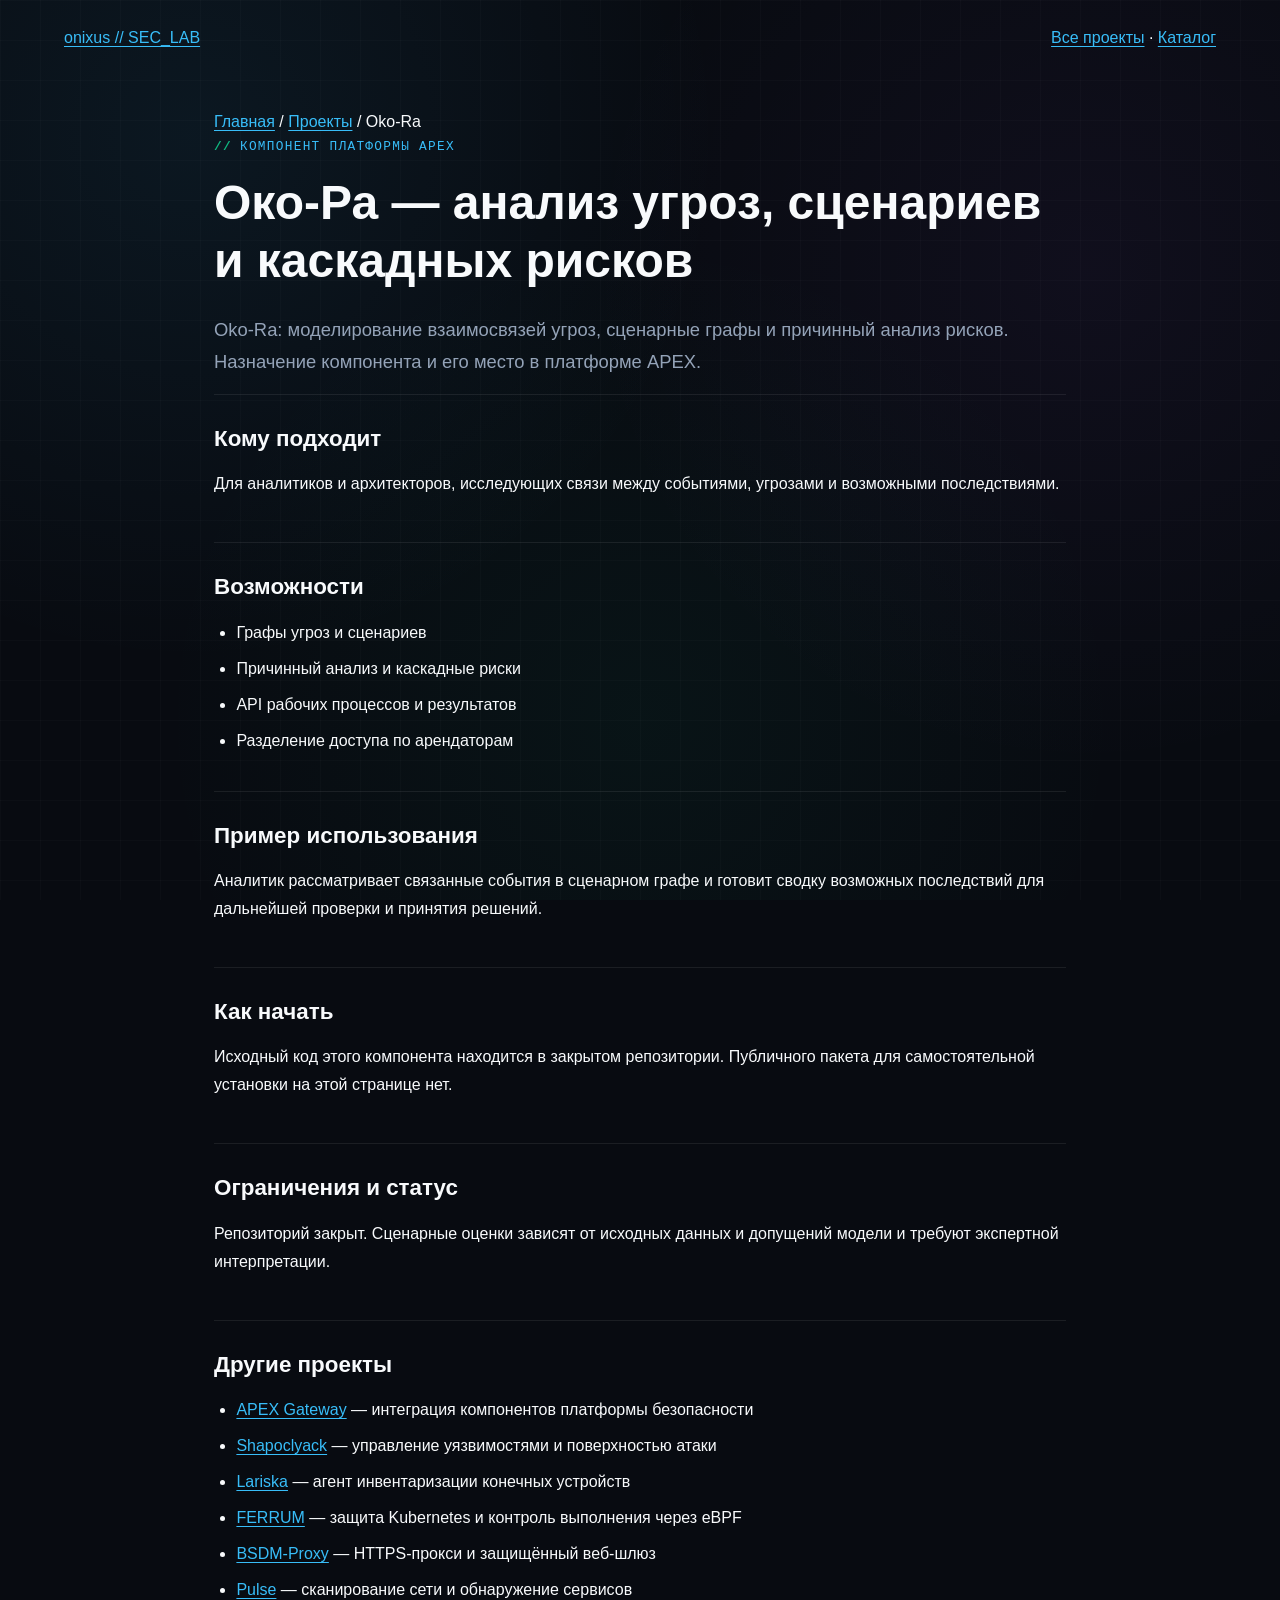
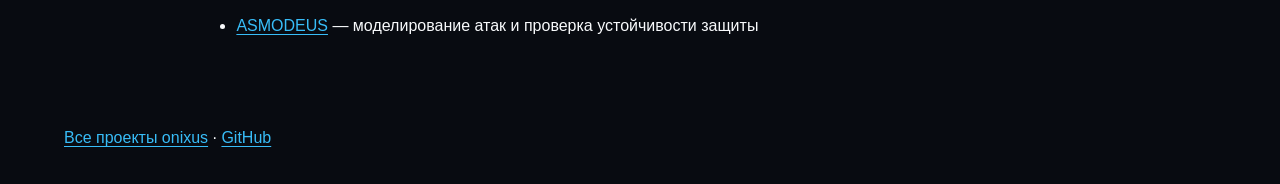
<file: projects/okora/index.html>
<!DOCTYPE html>
<html lang="ru">
<head>
  <meta charset="UTF-8">
  <meta name="viewport" content="width=device-width, initial-scale=1.0">
  <title>Око-Ра — анализ угроз, сценариев и каскадных рисков</title>
  <meta name="description" content="Oko-Ra: моделирование взаимосвязей угроз, сценарные графы и причинный анализ рисков. Назначение компонента и его место в платформе APEX.">
  <link rel="canonical" href="https://onixus.github.io/projects/okora/">
  <meta property="og:type" content="website">
  <meta property="og:locale" content="ru_RU">
  <meta property="og:title" content="Око-Ра — анализ угроз, сценариев и каскадных рисков">
  <meta property="og:description" content="Oko-Ra: моделирование взаимосвязей угроз, сценарные графы и причинный анализ рисков. Назначение компонента и его место в платформе APEX.">
  <meta property="og:url" content="https://onixus.github.io/projects/okora/">
  <link rel="stylesheet" href="/styles.css?v=project-pages-1">
</head>
<body class="project-page">
  <a class="project-skip" href="#content">К содержанию</a>
  <header class="project-topbar container"><a href="/">onixus // SEC_LAB</a><nav aria-label="Навигация"><a href="/projects/">Все проекты</a> · <a href="/#projects">Каталог</a></nav></header>
  <main id="content" class="container project-document">
    <nav aria-label="Хлебные крошки"><a href="/">Главная</a> / <a href="/projects/">Проекты</a> / Oko-Ra</nav>
    <p class="section-tag">Компонент платформы APEX</p>
    <h1>Око-Ра — анализ угроз, сценариев и каскадных рисков</h1>
    <p class="project-lead">Oko-Ra: моделирование взаимосвязей угроз, сценарные графы и причинный анализ рисков. Назначение компонента и его место в платформе APEX.</p>
    <section><h2>Кому подходит</h2><p>Для аналитиков и архитекторов, исследующих связи между событиями, угрозами и возможными последствиями.</p></section>
    <section><h2>Возможности</h2><ul><li>Графы угроз и сценариев</li><li>Причинный анализ и каскадные риски</li><li>API рабочих процессов и результатов</li><li>Разделение доступа по арендаторам</li></ul></section>
    <section><h2>Пример использования</h2><p>Аналитик рассматривает связанные события в сценарном графе и готовит сводку возможных последствий для дальнейшей проверки и принятия решений.</p></section>
    <section><h2>Как начать</h2><p>Исходный код этого компонента находится в закрытом репозитории. Публичного пакета для самостоятельной установки на этой странице нет.</p></section>
    <section><h2>Ограничения и статус</h2><p>Репозиторий закрыт. Сценарные оценки зависят от исходных данных и допущений модели и требуют экспертной интерпретации.</p></section>
    <section><h2>Другие проекты</h2><ul><li><a href="/projects/apex-gateway/">APEX Gateway</a> — интеграция компонентов платформы безопасности</li><li><a href="/projects/shapoclyack/">Shapoclyack</a> — управление уязвимостями и поверхностью атаки</li><li><a href="/projects/lariska/">Lariska</a> — агент инвентаризации конечных устройств</li><li><a href="/projects/ferrum/">FERRUM</a> — защита Kubernetes и контроль выполнения через eBPF</li><li><a href="/projects/bsdm-proxy/">BSDM-Proxy</a> — HTTPS-прокси и защищённый веб-шлюз</li><li><a href="/projects/pulse/">Pulse</a> — сканирование сети и обнаружение сервисов</li><li><a href="/projects/asmodeus/">ASMODEUS</a> — моделирование атак и проверка устойчивости защиты</li></ul></section>
  </main>
  <footer class="container project-footer"><a href="/projects/">Все проекты onixus</a> · <a href="https://github.com/onixus">GitHub</a></footer>
</body>
</html>
</file>
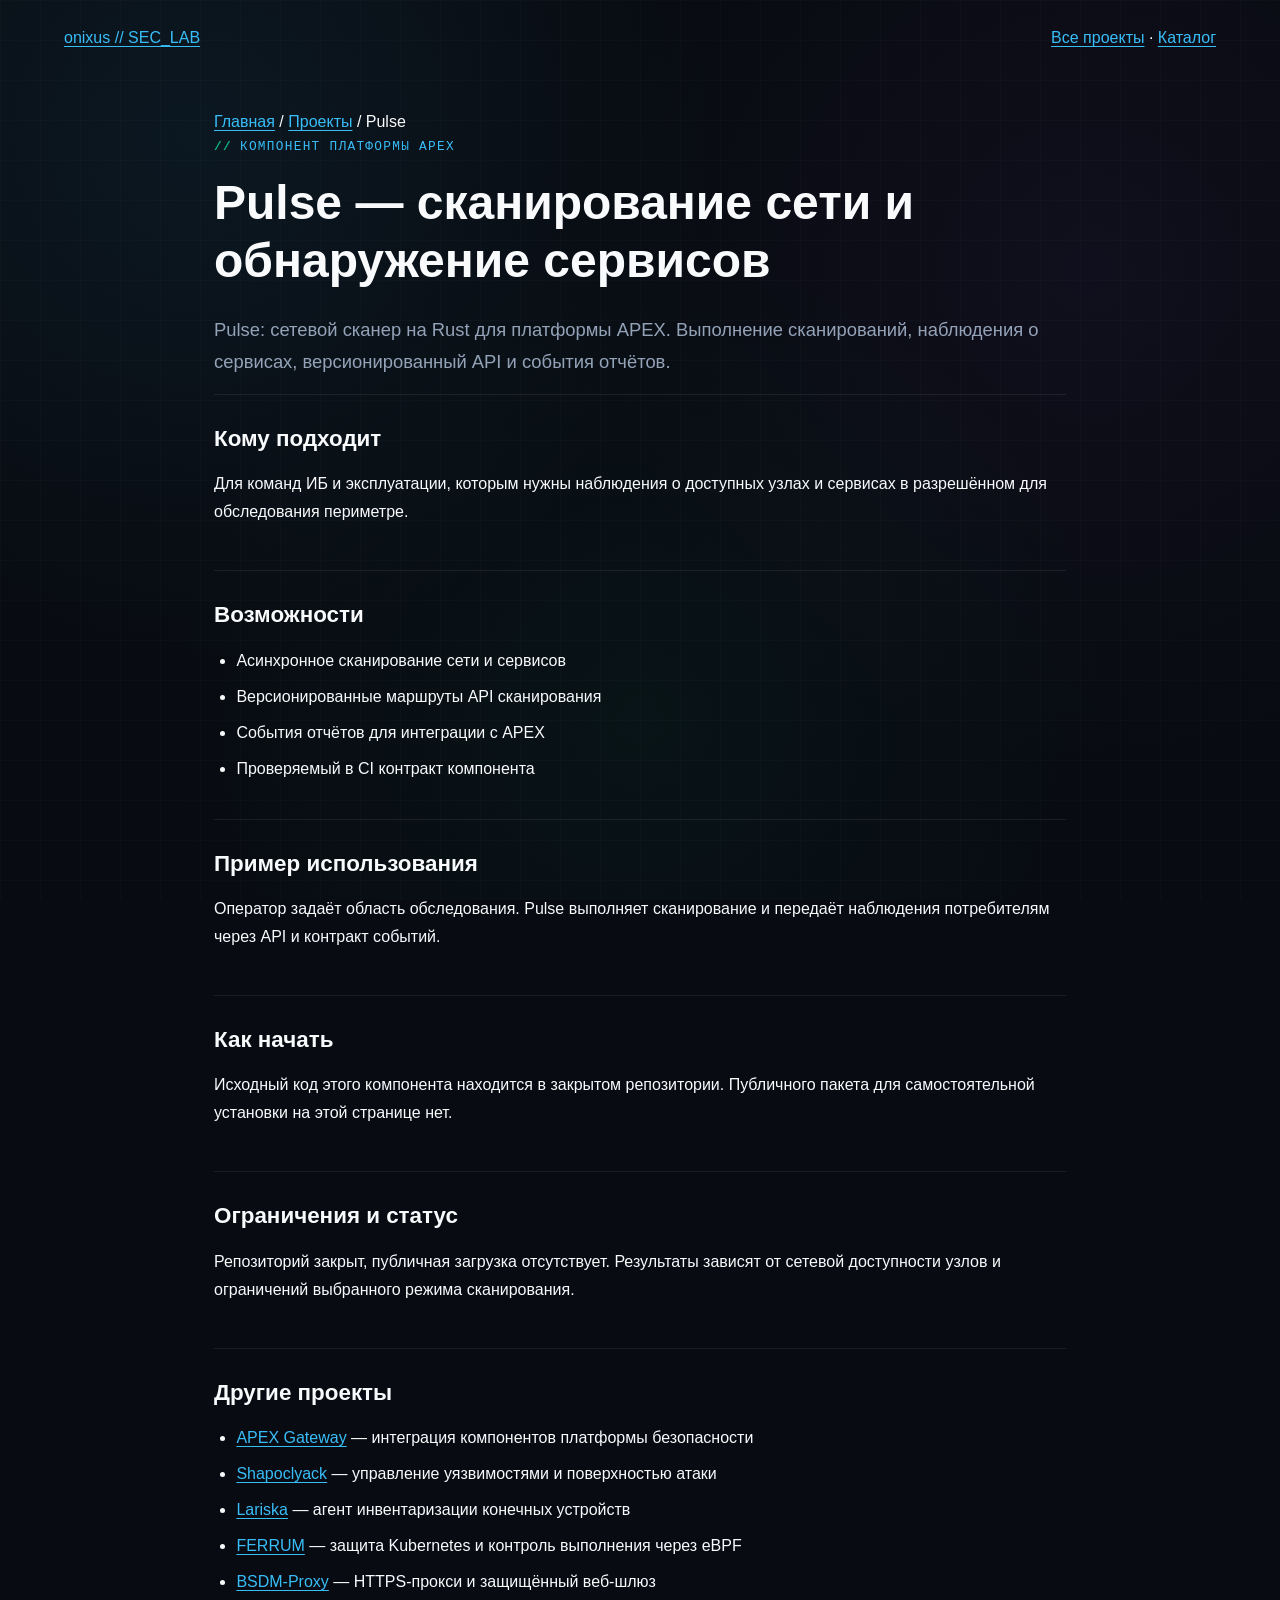
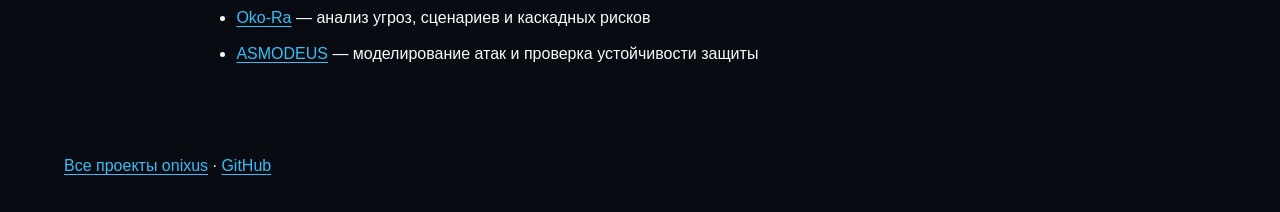
<file: projects/pulse/index.html>
<!DOCTYPE html>
<html lang="ru">
<head>
  <meta charset="UTF-8">
  <meta name="viewport" content="width=device-width, initial-scale=1.0">
  <title>Pulse — сканирование сети и обнаружение сервисов</title>
  <meta name="description" content="Pulse: сетевой сканер на Rust для платформы APEX. Выполнение сканирований, наблюдения о сервисах, версионированный API и события отчётов.">
  <link rel="canonical" href="https://onixus.github.io/projects/pulse/">
  <meta property="og:type" content="website">
  <meta property="og:locale" content="ru_RU">
  <meta property="og:title" content="Pulse — сканирование сети и обнаружение сервисов">
  <meta property="og:description" content="Pulse: сетевой сканер на Rust для платформы APEX. Выполнение сканирований, наблюдения о сервисах, версионированный API и события отчётов.">
  <meta property="og:url" content="https://onixus.github.io/projects/pulse/">
  <link rel="stylesheet" href="/styles.css?v=project-pages-1">
</head>
<body class="project-page">
  <a class="project-skip" href="#content">К содержанию</a>
  <header class="project-topbar container"><a href="/">onixus // SEC_LAB</a><nav aria-label="Навигация"><a href="/projects/">Все проекты</a> · <a href="/#projects">Каталог</a></nav></header>
  <main id="content" class="container project-document">
    <nav aria-label="Хлебные крошки"><a href="/">Главная</a> / <a href="/projects/">Проекты</a> / Pulse</nav>
    <p class="section-tag">Компонент платформы APEX</p>
    <h1>Pulse — сканирование сети и обнаружение сервисов</h1>
    <p class="project-lead">Pulse: сетевой сканер на Rust для платформы APEX. Выполнение сканирований, наблюдения о сервисах, версионированный API и события отчётов.</p>
    <section><h2>Кому подходит</h2><p>Для команд ИБ и эксплуатации, которым нужны наблюдения о доступных узлах и сервисах в разрешённом для обследования периметре.</p></section>
    <section><h2>Возможности</h2><ul><li>Асинхронное сканирование сети и сервисов</li><li>Версионированные маршруты API сканирования</li><li>События отчётов для интеграции с APEX</li><li>Проверяемый в CI контракт компонента</li></ul></section>
    <section><h2>Пример использования</h2><p>Оператор задаёт область обследования. Pulse выполняет сканирование и передаёт наблюдения потребителям через API и контракт событий.</p></section>
    <section><h2>Как начать</h2><p>Исходный код этого компонента находится в закрытом репозитории. Публичного пакета для самостоятельной установки на этой странице нет.</p></section>
    <section><h2>Ограничения и статус</h2><p>Репозиторий закрыт, публичная загрузка отсутствует. Результаты зависят от сетевой доступности узлов и ограничений выбранного режима сканирования.</p></section>
    <section><h2>Другие проекты</h2><ul><li><a href="/projects/apex-gateway/">APEX Gateway</a> — интеграция компонентов платформы безопасности</li><li><a href="/projects/shapoclyack/">Shapoclyack</a> — управление уязвимостями и поверхностью атаки</li><li><a href="/projects/lariska/">Lariska</a> — агент инвентаризации конечных устройств</li><li><a href="/projects/ferrum/">FERRUM</a> — защита Kubernetes и контроль выполнения через eBPF</li><li><a href="/projects/bsdm-proxy/">BSDM-Proxy</a> — HTTPS-прокси и защищённый веб-шлюз</li><li><a href="/projects/okora/">Oko-Ra</a> — анализ угроз, сценариев и каскадных рисков</li><li><a href="/projects/asmodeus/">ASMODEUS</a> — моделирование атак и проверка устойчивости защиты</li></ul></section>
  </main>
  <footer class="container project-footer"><a href="/projects/">Все проекты onixus</a> · <a href="https://github.com/onixus">GitHub</a></footer>
</body>
</html>
</file>
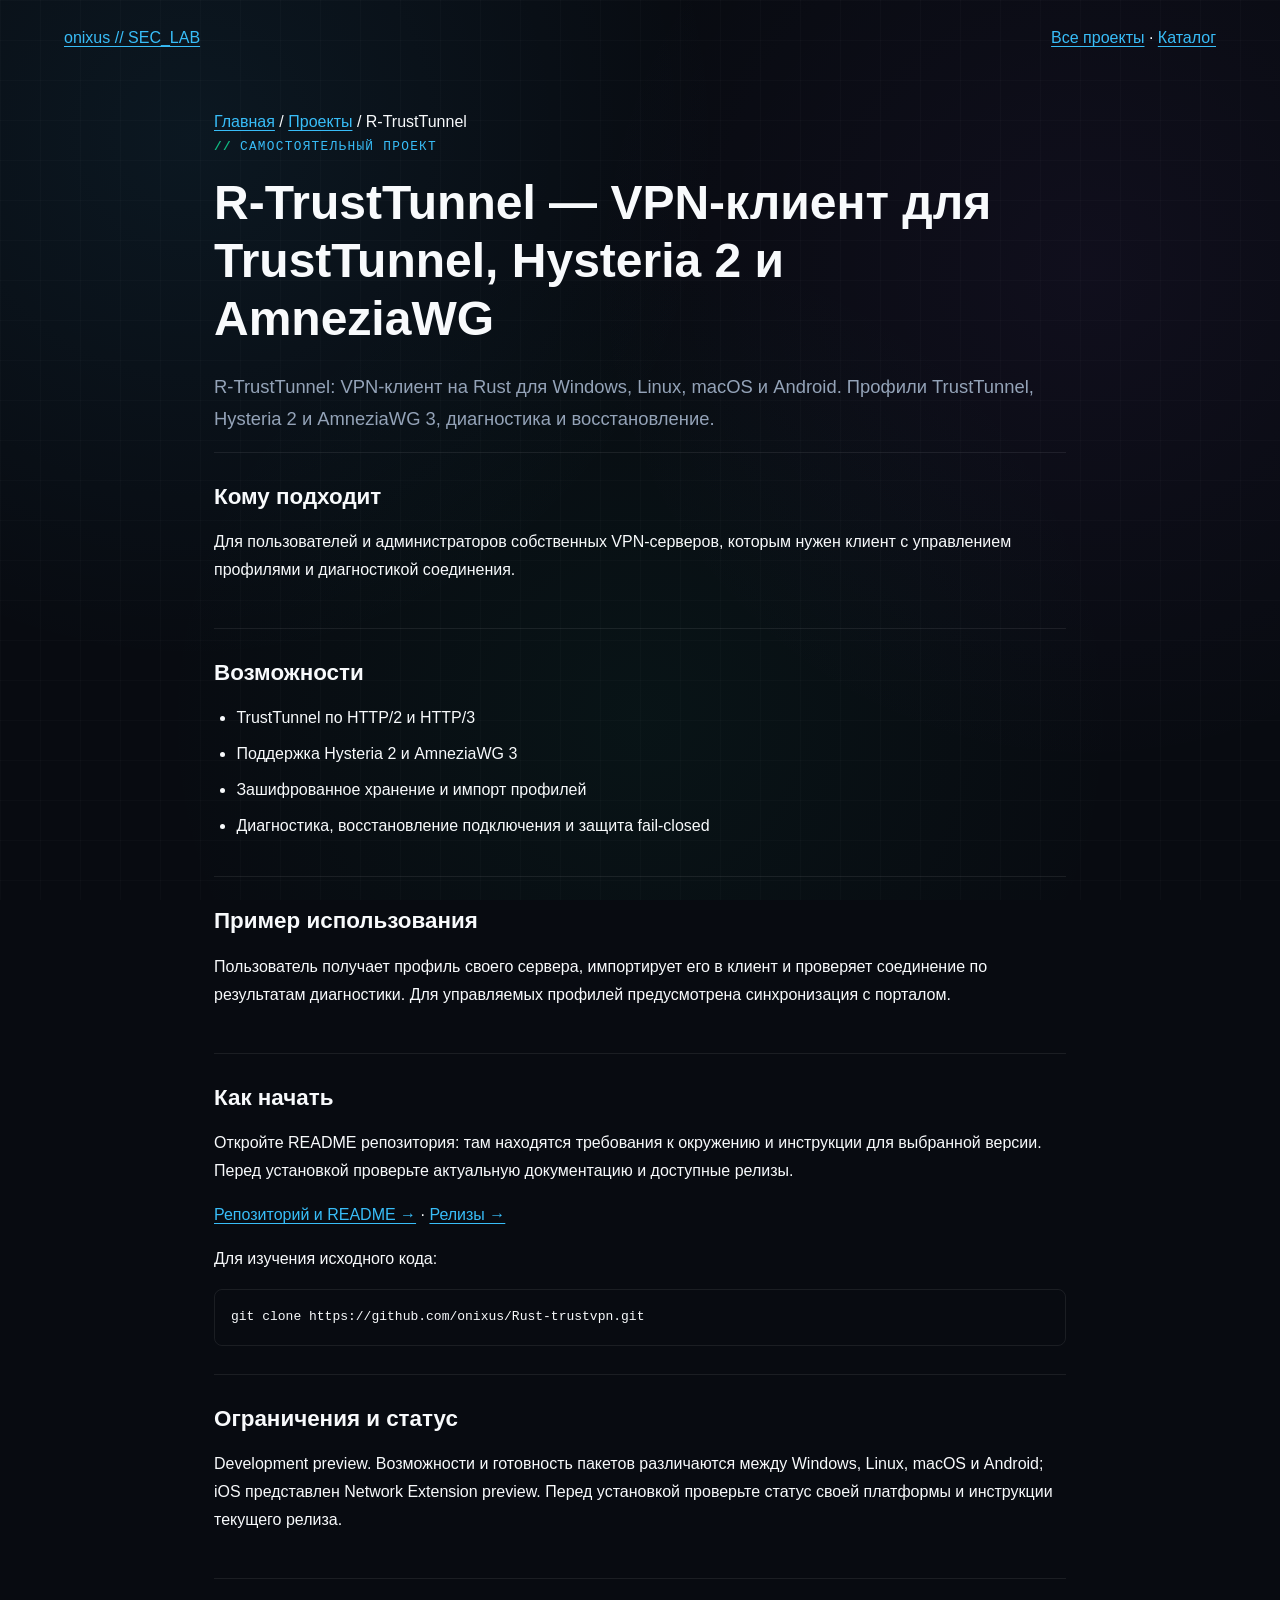
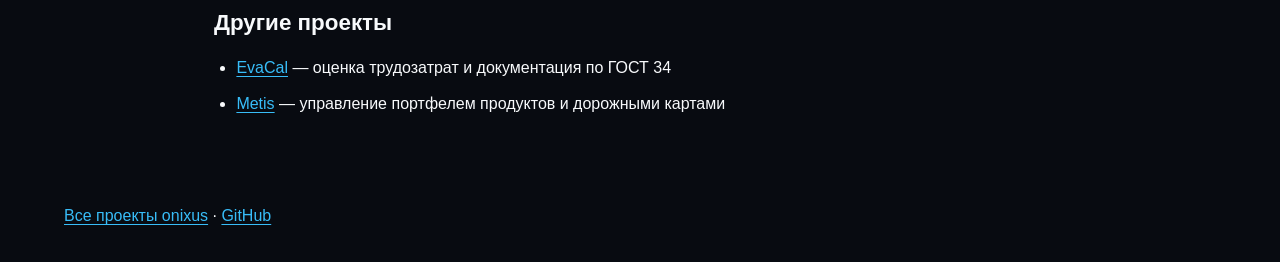
<file: projects/rtrusttunnel/index.html>
<!DOCTYPE html>
<html lang="ru">
<head>
  <meta charset="UTF-8">
  <meta name="viewport" content="width=device-width, initial-scale=1.0">
  <title>R-TrustTunnel — VPN-клиент для TrustTunnel, Hysteria 2 и AmneziaWG</title>
  <meta name="description" content="R-TrustTunnel: VPN-клиент на Rust для Windows, Linux, macOS и Android. Профили TrustTunnel, Hysteria 2 и AmneziaWG 3, диагностика и восстановление.">
  <link rel="canonical" href="https://onixus.github.io/projects/rtrusttunnel/">
  <meta property="og:type" content="website">
  <meta property="og:locale" content="ru_RU">
  <meta property="og:title" content="R-TrustTunnel — VPN-клиент для TrustTunnel, Hysteria 2 и AmneziaWG">
  <meta property="og:description" content="R-TrustTunnel: VPN-клиент на Rust для Windows, Linux, macOS и Android. Профили TrustTunnel, Hysteria 2 и AmneziaWG 3, диагностика и восстановление.">
  <meta property="og:url" content="https://onixus.github.io/projects/rtrusttunnel/">
  <link rel="stylesheet" href="/styles.css?v=project-pages-1">
</head>
<body class="project-page">
  <a class="project-skip" href="#content">К содержанию</a>
  <header class="project-topbar container"><a href="/">onixus // SEC_LAB</a><nav aria-label="Навигация"><a href="/projects/">Все проекты</a> · <a href="/#bonus">Каталог</a></nav></header>
  <main id="content" class="container project-document">
    <nav aria-label="Хлебные крошки"><a href="/">Главная</a> / <a href="/projects/">Проекты</a> / R-TrustTunnel</nav>
    <p class="section-tag">Самостоятельный проект</p>
    <h1>R-TrustTunnel — VPN-клиент для TrustTunnel, Hysteria 2 и AmneziaWG</h1>
    <p class="project-lead">R-TrustTunnel: VPN-клиент на Rust для Windows, Linux, macOS и Android. Профили TrustTunnel, Hysteria 2 и AmneziaWG 3, диагностика и восстановление.</p>
    <section><h2>Кому подходит</h2><p>Для пользователей и администраторов собственных VPN-серверов, которым нужен клиент с управлением профилями и диагностикой соединения.</p></section>
    <section><h2>Возможности</h2><ul><li>TrustTunnel по HTTP/2 и HTTP/3</li><li>Поддержка Hysteria 2 и AmneziaWG 3</li><li>Зашифрованное хранение и импорт профилей</li><li>Диагностика, восстановление подключения и защита fail-closed</li></ul></section>
    <section><h2>Пример использования</h2><p>Пользователь получает профиль своего сервера, импортирует его в клиент и проверяет соединение по результатам диагностики. Для управляемых профилей предусмотрена синхронизация с порталом.</p></section>
    <section><h2>Как начать</h2><p>Откройте README репозитория: там находятся требования к окружению и инструкции для выбранной версии. Перед установкой проверьте актуальную документацию и доступные релизы.</p>
    <p><a href="https://github.com/onixus/Rust-trustvpn" rel="noopener noreferrer">Репозиторий и README →</a> · <a href="https://github.com/onixus/Rust-trustvpn/releases" rel="noopener noreferrer">Релизы →</a></p>
    <p>Для изучения исходного кода:</p><pre><code>git clone https://github.com/onixus/Rust-trustvpn.git</code></pre></section>
    <section><h2>Ограничения и статус</h2><p>Development preview. Возможности и готовность пакетов различаются между Windows, Linux, macOS и Android; iOS представлен Network Extension preview. Перед установкой проверьте статус своей платформы и инструкции текущего релиза.</p></section>
    <section><h2>Другие проекты</h2><ul><li><a href="/projects/evacal/">EvaCal</a> — оценка трудозатрат и документация по ГОСТ 34</li><li><a href="/projects/metis/">Metis</a> — управление портфелем продуктов и дорожными картами</li></ul></section>
  </main>
  <footer class="container project-footer"><a href="/projects/">Все проекты onixus</a> · <a href="https://github.com/onixus">GitHub</a></footer>
</body>
</html>
</file>
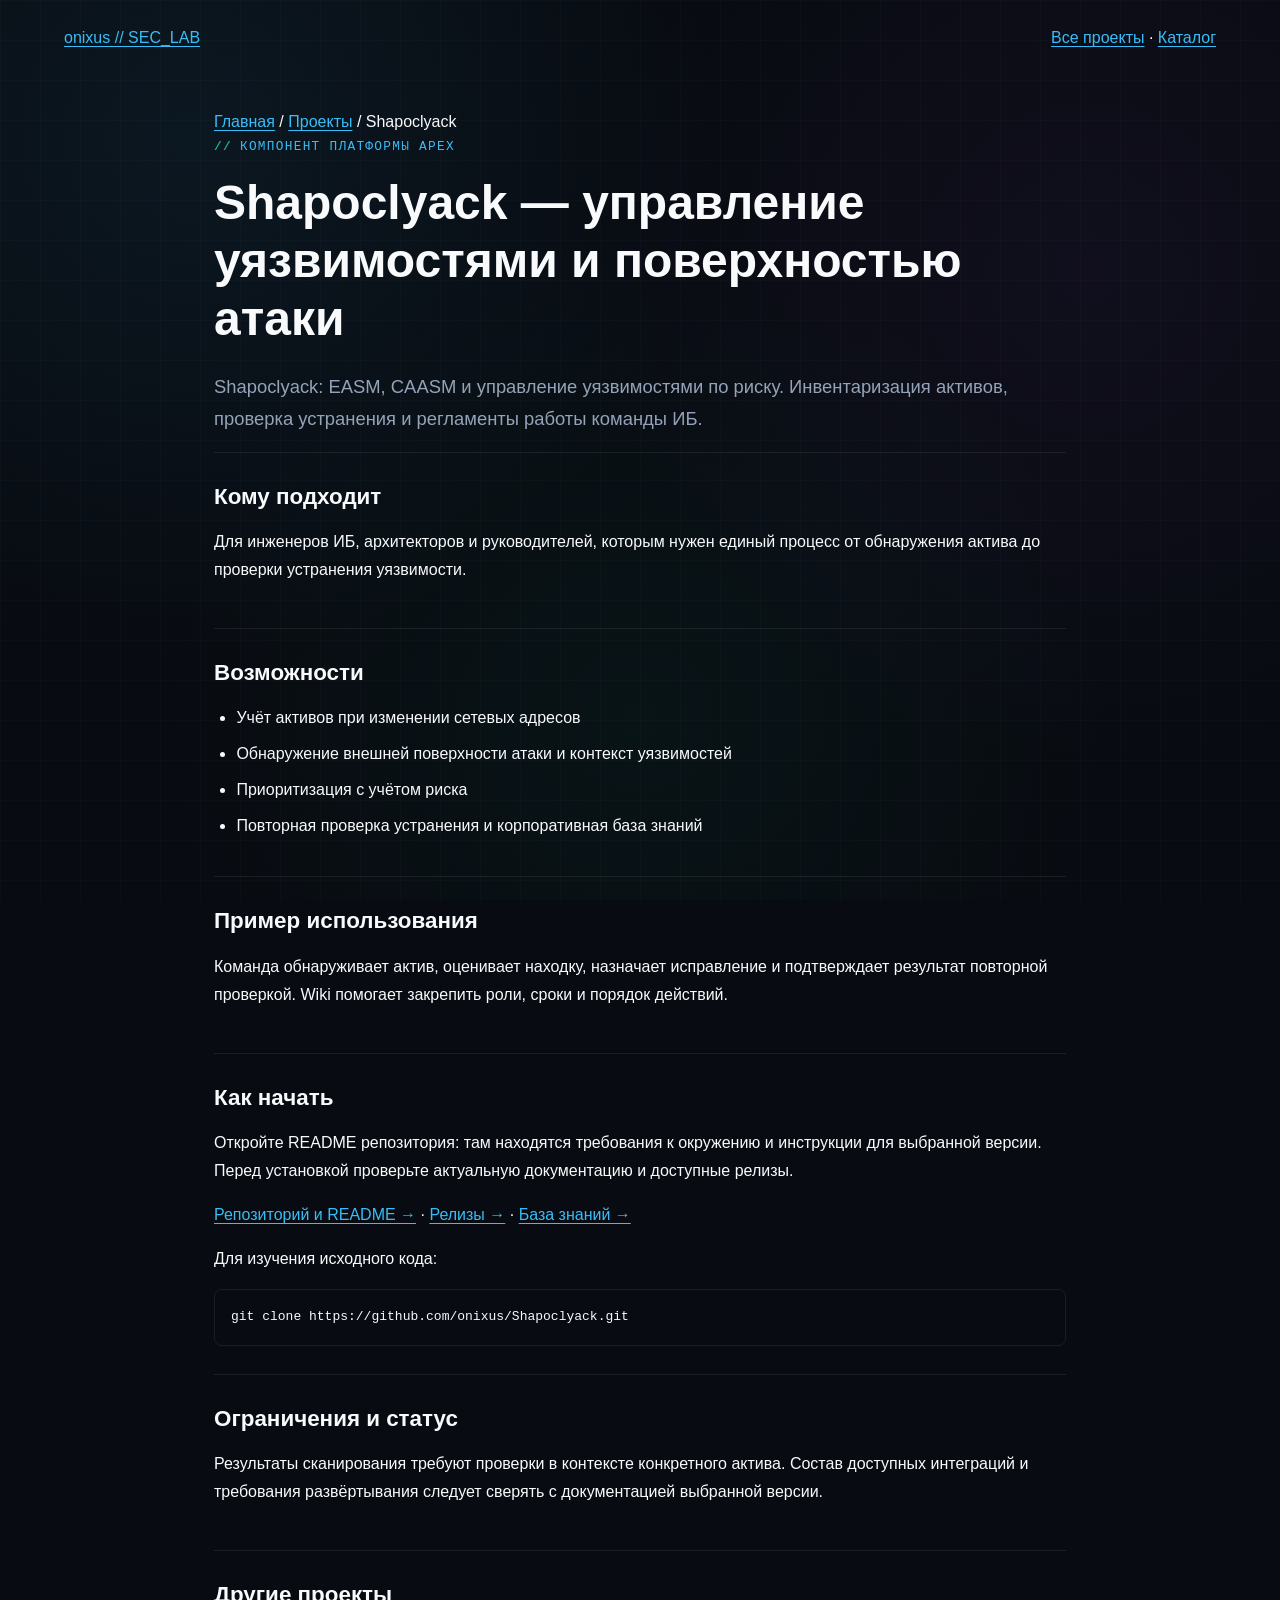
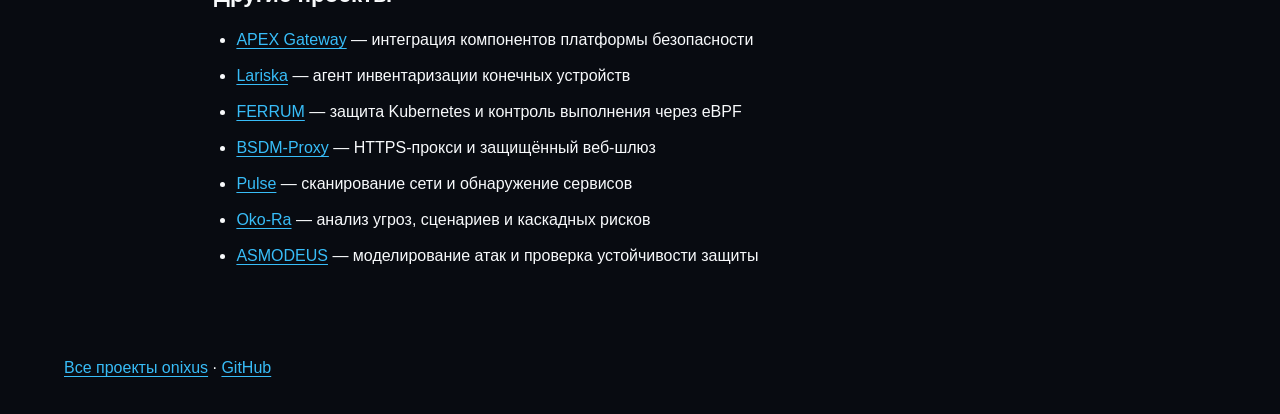
<file: projects/shapoclyack/index.html>
<!DOCTYPE html>
<html lang="ru">
<head>
  <meta charset="UTF-8">
  <meta name="viewport" content="width=device-width, initial-scale=1.0">
  <title>Shapoclyack — управление уязвимостями и поверхностью атаки</title>
  <meta name="description" content="Shapoclyack: EASM, CAASM и управление уязвимостями по риску. Инвентаризация активов, проверка устранения и регламенты работы команды ИБ.">
  <link rel="canonical" href="https://onixus.github.io/projects/shapoclyack/">
  <meta property="og:type" content="website">
  <meta property="og:locale" content="ru_RU">
  <meta property="og:title" content="Shapoclyack — управление уязвимостями и поверхностью атаки">
  <meta property="og:description" content="Shapoclyack: EASM, CAASM и управление уязвимостями по риску. Инвентаризация активов, проверка устранения и регламенты работы команды ИБ.">
  <meta property="og:url" content="https://onixus.github.io/projects/shapoclyack/">
  <link rel="stylesheet" href="/styles.css?v=project-pages-1">
</head>
<body class="project-page">
  <a class="project-skip" href="#content">К содержанию</a>
  <header class="project-topbar container"><a href="/">onixus // SEC_LAB</a><nav aria-label="Навигация"><a href="/projects/">Все проекты</a> · <a href="/#projects">Каталог</a></nav></header>
  <main id="content" class="container project-document">
    <nav aria-label="Хлебные крошки"><a href="/">Главная</a> / <a href="/projects/">Проекты</a> / Shapoclyack</nav>
    <p class="section-tag">Компонент платформы APEX</p>
    <h1>Shapoclyack — управление уязвимостями и поверхностью атаки</h1>
    <p class="project-lead">Shapoclyack: EASM, CAASM и управление уязвимостями по риску. Инвентаризация активов, проверка устранения и регламенты работы команды ИБ.</p>
    <section><h2>Кому подходит</h2><p>Для инженеров ИБ, архитекторов и руководителей, которым нужен единый процесс от обнаружения актива до проверки устранения уязвимости.</p></section>
    <section><h2>Возможности</h2><ul><li>Учёт активов при изменении сетевых адресов</li><li>Обнаружение внешней поверхности атаки и контекст уязвимостей</li><li>Приоритизация с учётом риска</li><li>Повторная проверка устранения и корпоративная база знаний</li></ul></section>
    <section><h2>Пример использования</h2><p>Команда обнаруживает актив, оценивает находку, назначает исправление и подтверждает результат повторной проверкой. Wiki помогает закрепить роли, сроки и порядок действий.</p></section>
    <section><h2>Как начать</h2><p>Откройте README репозитория: там находятся требования к окружению и инструкции для выбранной версии. Перед установкой проверьте актуальную документацию и доступные релизы.</p>
    <p><a href="https://github.com/onixus/Shapoclyack" rel="noopener noreferrer">Репозиторий и README →</a> · <a href="https://github.com/onixus/Shapoclyack/releases" rel="noopener noreferrer">Релизы →</a> · <a href="https://github.com/onixus/Shapoclyack/wiki">База знаний →</a></p>
    <p>Для изучения исходного кода:</p><pre><code>git clone https://github.com/onixus/Shapoclyack.git</code></pre></section>
    <section><h2>Ограничения и статус</h2><p>Результаты сканирования требуют проверки в контексте конкретного актива. Состав доступных интеграций и требования развёртывания следует сверять с документацией выбранной версии.</p></section>
    <section><h2>Другие проекты</h2><ul><li><a href="/projects/apex-gateway/">APEX Gateway</a> — интеграция компонентов платформы безопасности</li><li><a href="/projects/lariska/">Lariska</a> — агент инвентаризации конечных устройств</li><li><a href="/projects/ferrum/">FERRUM</a> — защита Kubernetes и контроль выполнения через eBPF</li><li><a href="/projects/bsdm-proxy/">BSDM-Proxy</a> — HTTPS-прокси и защищённый веб-шлюз</li><li><a href="/projects/pulse/">Pulse</a> — сканирование сети и обнаружение сервисов</li><li><a href="/projects/okora/">Oko-Ra</a> — анализ угроз, сценариев и каскадных рисков</li><li><a href="/projects/asmodeus/">ASMODEUS</a> — моделирование атак и проверка устойчивости защиты</li></ul></section>
  </main>
  <footer class="container project-footer"><a href="/projects/">Все проекты onixus</a> · <a href="https://github.com/onixus">GitHub</a></footer>
</body>
</html>
</file>
<file: styles.css>
/* ==========================================================================
   ONIXUS // SEC_LAB — Modern DevSecOps & Systems Showcase
   Styles & Design Tokens
   ========================================================================== */

:root {
  --bg-primary: #080b11;
  --bg-secondary: #0d131f;
  --bg-tertiary: #131b2c;
  --bg-card: rgba(15, 23, 42, 0.72);
  --bg-card-hover: rgba(22, 34, 60, 0.85);
  
  --border-subtle: rgba(255, 255, 255, 0.08);
  --border-glow: rgba(56, 189, 248, 0.3);
  --border-accent: rgba(16, 185, 129, 0.3);
  
  --text-primary: #f8fafc;
  --text-secondary: #94a3b8;
  --text-muted: #64748b;
  
  --accent-cyan: #38bdf8;
  --accent-emerald: #10b981;
  --accent-indigo: #818cf8;
  --accent-violet: #a855f7;
  --accent-amber: #f59e0b;
  --accent-red: #f43f5e;
  
  --glow-cyan: 0 0 24px rgba(56, 189, 248, 0.25);
  --glow-emerald: 0 0 24px rgba(16, 185, 129, 0.25);
  --glow-card: 0 10px 30px -10px rgba(0, 0, 0, 0.6);
  
  --font-sans: -apple-system, BlinkMacSystemFont, "Segoe UI", Roboto, "Helvetica Neue", Arial, sans-serif;
  --font-mono: ui-monospace, SFMono-Regular, "SF Mono", Menlo, Consolas, "Liberation Mono", monospace;
  
  --radius-sm: 6px;
  --radius-md: 12px;
  --radius-lg: 18px;
  --radius-full: 9999px;
  
  --transition-fast: 0.15s ease;
  --transition-normal: 0.25s cubic-bezier(0.4, 0, 0.2, 1);
  --transition-slow: 0.4s cubic-bezier(0.4, 0, 0.2, 1);
}

/* Reset & Base */
*, *::before, *::after {
  box-sizing: border-box;
  margin: 0;
  padding: 0;
}

html {
  scroll-behavior: smooth;
  color-scheme: dark;
}

body {
  font-family: var(--font-sans);
  background-color: var(--bg-primary);
  color: var(--text-primary);
  line-height: 1.6;
  min-height: 100vh;
  overflow-x: hidden;
  position: relative;
  background-image: 
    radial-gradient(circle at 15% 15%, rgba(56, 189, 248, 0.07) 0%, transparent 40%),
    radial-gradient(circle at 85% 30%, rgba(168, 85, 247, 0.05) 0%, transparent 40%),
    radial-gradient(circle at 50% 80%, rgba(16, 185, 129, 0.05) 0%, transparent 50%);
  background-attachment: fixed;
}

/* Subtle Grid Background Pattern */
body::before {
  content: "";
  position: fixed;
  top: 0;
  left: 0;
  width: 100%;
  height: 100%;
  background-size: 40px 40px;
  background-image: 
    linear-gradient(to right, rgba(255, 255, 255, 0.02) 1px, transparent 1px),
    linear-gradient(to bottom, rgba(255, 255, 255, 0.02) 1px, transparent 1px);
  pointer-events: none;
  z-index: 0;
}

.container {
  width: 100%;
  max-width: 1200px;
  margin: 0 auto;
  padding: 0 1.5rem;
  position: relative;
  z-index: 1;
}

a {
  color: inherit;
  text-decoration: none;
}

/* Header & Nav */
.header {
  position: sticky;
  top: 0;
  z-index: 100;
  backdrop-filter: blur(16px);
  -webkit-backdrop-filter: blur(16px);
  background-color: rgba(8, 11, 17, 0.75);
  border-bottom: 1px solid var(--border-subtle);
  transition: var(--transition-normal);
}

.nav-content {
  display: flex;
  align-items: center;
  justify-content: space-between;
  height: 4.25rem;
}

.brand {
  display: flex;
  align-items: center;
  gap: 0.75rem;
  font-family: var(--font-mono);
  font-weight: 700;
  font-size: 1.1rem;
  letter-spacing: -0.02em;
}

.brand-icon {
  width: 28px;
  height: 28px;
  border-radius: var(--radius-sm);
  background: linear-gradient(135deg, var(--accent-cyan), var(--accent-emerald));
  display: flex;
  align-items: center;
  justify-content: center;
  color: #000;
  font-weight: 900;
  font-size: 0.85rem;
  box-shadow: 0 0 12px rgba(56, 189, 248, 0.4);
}

.brand-title {
  color: var(--text-primary);
}

.brand-badge {
  font-size: 0.7rem;
  padding: 0.15rem 0.45rem;
  border-radius: var(--radius-full);
  background-color: rgba(56, 189, 248, 0.12);
  color: var(--accent-cyan);
  border: 1px solid rgba(56, 189, 248, 0.25);
  font-weight: 500;
}

.nav-links {
  display: flex;
  align-items: center;
  gap: 1.75rem;
  list-style: none;
}

.nav-link {
  font-size: 0.95rem;
  font-weight: 500;
  color: var(--text-secondary);
  transition: var(--transition-fast);
  display: flex;
  align-items: center;
  gap: 0.4rem;
}

.nav-link:hover, .nav-link.active {
  color: var(--accent-cyan);
}

.github-btn {
  display: inline-flex;
  align-items: center;
  gap: 0.5rem;
  padding: 0.5rem 1rem;
  border-radius: var(--radius-full);
  background-color: var(--bg-tertiary);
  border: 1px solid var(--border-subtle);
  color: var(--text-primary);
  font-size: 0.875rem;
  font-weight: 600;
  transition: var(--transition-normal);
}

.github-btn:hover {
  border-color: var(--accent-cyan);
  background-color: rgba(56, 189, 248, 0.1);
  box-shadow: 0 0 15px rgba(56, 189, 248, 0.2);
  transform: translateY(-1px);
}

/* Hero Section */
.hero {
  padding: 5rem 0 3.5rem;
  text-align: center;
  position: relative;
}

.hero-badge-wrapper {
  display: inline-flex;
  align-items: center;
  gap: 0.6rem;
  padding: 0.4rem 1rem;
  border-radius: var(--radius-full);
  background: rgba(16, 185, 129, 0.1);
  border: 1px solid rgba(16, 185, 129, 0.3);
  margin-bottom: 2rem;
  animation: pulseGlow 4s infinite alternate;
}

.status-dot {
  width: 8px;
  height: 8px;
  border-radius: 50%;
  background-color: var(--accent-emerald);
  box-shadow: 0 0 8px var(--accent-emerald);
  animation: blink 2s infinite ease-in-out;
}

.hero-badge-text {
  font-family: var(--font-mono);
  font-size: 0.8rem;
  color: var(--accent-emerald);
  letter-spacing: 0.05em;
  text-transform: uppercase;
  font-weight: 600;
}

.hero-profile {
  display: flex;
  flex-direction: column;
  align-items: center;
  margin-bottom: 1.5rem;
}

.avatar-frame {
  width: 104px;
  height: 104px;
  border-radius: 50%;
  padding: 4px;
  background: linear-gradient(135deg, var(--accent-cyan), var(--accent-emerald), var(--accent-violet));
  box-shadow: 0 0 30px rgba(56, 189, 248, 0.3);
  margin-bottom: 1.25rem;
  position: relative;
}

.avatar-img {
  width: 100%;
  height: 100%;
  border-radius: 50%;
  object-fit: cover;
  background-color: var(--bg-secondary);
}

.hero-title {
  font-size: clamp(2.2rem, 5vw, 3.5rem);
  font-weight: 800;
  letter-spacing: -0.03em;
  line-height: 1.15;
  margin-bottom: 1.25rem;
  max-width: 900px;
  margin-left: auto;
  margin-right: auto;
}

.hero-title-highlight {
  background: linear-gradient(135deg, #ffffff 30%, var(--accent-cyan) 80%, var(--accent-emerald) 100%);
  -webkit-background-clip: text;
  -webkit-text-fill-color: transparent;
}

.hero-subtitle {
  font-size: 1.15rem;
  color: var(--text-secondary);
  max-width: 760px;
  margin: 0 auto 2.5rem;
  line-height: 1.7;
}

.hero-actions {
  display: flex;
  align-items: center;
  justify-content: center;
  gap: 1rem;
  flex-wrap: wrap;
  margin-bottom: 3rem;
}

.btn-primary {
  display: inline-flex;
  align-items: center;
  gap: 0.6rem;
  padding: 0.85rem 1.75rem;
  border-radius: var(--radius-full);
  background: linear-gradient(135deg, var(--accent-cyan), #0284c7);
  color: #040813;
  font-weight: 700;
  font-size: 0.95rem;
  box-shadow: 0 0 20px rgba(56, 189, 248, 0.35);
  transition: var(--transition-normal);
  border: none;
  cursor: pointer;
}

.btn-primary:hover {
  transform: translateY(-2px);
  box-shadow: 0 0 30px rgba(56, 189, 248, 0.55);
}

.btn-secondary {
  display: inline-flex;
  align-items: center;
  gap: 0.6rem;
  padding: 0.85rem 1.75rem;
  border-radius: var(--radius-full);
  background: var(--bg-card);
  border: 1px solid var(--border-subtle);
  color: var(--text-primary);
  font-weight: 600;
  font-size: 0.95rem;
  backdrop-filter: blur(12px);
  transition: var(--transition-normal);
  cursor: pointer;
}

.btn-secondary:hover {
  border-color: var(--accent-cyan);
  background-color: rgba(56, 189, 248, 0.08);
  transform: translateY(-2px);
}

/* Quick Clone Banner in Hero */
.hero-quick-cmd {
  max-width: 620px;
  margin: 0 auto;
  background: var(--bg-secondary);
  border: 1px solid var(--border-subtle);
  border-radius: var(--radius-md);
  padding: 0.75rem 1.25rem;
  display: flex;
  align-items: center;
  justify-content: space-between;
  gap: 1rem;
  font-family: var(--font-mono);
  font-size: 0.85rem;
  box-shadow: inset 0 2px 4px rgba(0, 0, 0, 0.4);
}

.cmd-text {
  color: var(--text-secondary);
  overflow: hidden;
  text-overflow: ellipsis;
  white-space: nowrap;
}

.cmd-prompt {
  color: var(--accent-emerald);
  margin-right: 0.4rem;
  font-weight: 700;
}

.copy-mini-btn {
  background: transparent;
  border: none;
  color: var(--text-muted);
  cursor: pointer;
  display: flex;
  align-items: center;
  justify-content: center;
  padding: 0.35rem;
  border-radius: var(--radius-sm);
  transition: var(--transition-fast);
}

.copy-mini-btn:hover {
  color: var(--accent-cyan);
  background: rgba(255, 255, 255, 0.05);
}

/* Section Common */
.section {
  padding: 4.5rem 0;
  position: relative;
}

.section-header {
  margin-bottom: 3rem;
  display: flex;
  flex-direction: column;
  align-items: flex-start;
  gap: 0.5rem;
}

.section-tag {
  font-family: var(--font-mono);
  font-size: 0.8rem;
  text-transform: uppercase;
  letter-spacing: 0.1em;
  color: var(--accent-cyan);
  display: flex;
  align-items: center;
  gap: 0.5rem;
}

.section-tag::before {
  content: "//";
  color: var(--accent-emerald);
  font-weight: 700;
}

.section-title {
  font-size: clamp(1.75rem, 3.5vw, 2.35rem);
  font-weight: 800;
  letter-spacing: -0.02em;
  color: var(--text-primary);
}

.section-desc {
  color: var(--text-secondary);
  font-size: 1.05rem;
  max-width: 650px;
}

/* Projects Grid */
.projects-grid {
  display: grid;
  grid-template-columns: repeat(auto-fit, minmax(360px, 1fr));
  gap: 1.75rem;
}

/* Project Card */
.project-card {
  background: var(--bg-card);
  backdrop-filter: blur(16px);
  -webkit-backdrop-filter: blur(16px);
  border: 1px solid var(--border-subtle);
  border-radius: var(--radius-lg);
  padding: 2rem;
  display: flex;
  flex-direction: column;
  position: relative;
  overflow: hidden;
  box-shadow: var(--glow-card);
  transition: var(--transition-normal);
}

.project-card::before {
  content: "";
  position: absolute;
  top: 0;
  left: 0;
  width: 100%;
  height: 3px;
  background: linear-gradient(90deg, var(--accent-cyan), var(--accent-emerald));
  opacity: 0;
  transition: var(--transition-normal);
}

.project-card:hover {
  transform: translateY(-4px);
  border-color: var(--border-glow);
  background: var(--bg-card-hover);
  box-shadow: var(--glow-card), 0 0 30px rgba(56, 189, 248, 0.12);
}

.project-card:hover::before {
  opacity: 1;
}

/* Card Header */
.card-header {
  display: flex;
  align-items: flex-start;
  justify-content: space-between;
  margin-bottom: 1.25rem;
}

.card-icon-box {
  width: 44px;
  height: 44px;
  border-radius: var(--radius-md);
  background: var(--bg-tertiary);
  border: 1px solid var(--border-subtle);
  display: flex;
  align-items: center;
  justify-content: center;
  color: var(--accent-cyan);
  transition: var(--transition-normal);
}

.project-card:hover .card-icon-box {
  border-color: var(--accent-cyan);
  color: var(--text-primary);
  background: rgba(56, 189, 248, 0.15);
  box-shadow: 0 0 16px rgba(56, 189, 248, 0.3);
}

.card-badge {
  font-family: var(--font-mono);
  font-size: 0.75rem;
  padding: 0.25rem 0.65rem;
  border-radius: var(--radius-full);
  background: rgba(56, 189, 248, 0.08);
  color: var(--accent-cyan);
  border: 1px solid rgba(56, 189, 248, 0.2);
  font-weight: 500;
}

.card-title {
  font-size: 1.4rem;
  font-weight: 700;
  margin-bottom: 0.5rem;
  color: var(--text-primary);
  letter-spacing: -0.01em;
}

.card-summary {
  color: var(--text-secondary);
  font-size: 0.95rem;
  line-height: 1.6;
  margin-bottom: 1.25rem;
}

/* Highlights List */
.card-highlights {
  list-style: none;
  margin-bottom: 1.5rem;
  display: flex;
  flex-direction: column;
  gap: 0.45rem;
  background: rgba(0, 0, 0, 0.25);
  padding: 0.85rem 1rem;
  border-radius: var(--radius-md);
  border: 1px solid rgba(255, 255, 255, 0.03);
}

.highlight-item {
  font-size: 0.825rem;
  color: #cbd5e1;
  display: flex;
  align-items: center;
  gap: 0.5rem;
}

.highlight-dot {
  width: 5px;
  height: 5px;
  border-radius: 50%;
  background-color: var(--accent-emerald);
  flex-shrink: 0;
}

/* Tags */
.card-tags {
  display: flex;
  flex-wrap: wrap;
  gap: 0.4rem;
  margin-bottom: 1.75rem;
  margin-top: auto;
}

.tag-pill {
  font-family: var(--font-mono);
  font-size: 0.725rem;
  padding: 0.2rem 0.55rem;
  border-radius: var(--radius-sm);
  background: rgba(255, 255, 255, 0.04);
  color: var(--text-secondary);
  border: 1px solid var(--border-subtle);
  transition: var(--transition-fast);
}

.tag-pill:hover {
  color: var(--accent-cyan);
  border-color: rgba(56, 189, 248, 0.3);
}

/* Card Actions */
.card-actions {
  display: flex;
  align-items: center;
  gap: 0.75rem;
  padding-top: 1rem;
  border-top: 1px solid var(--border-subtle);
}

.btn-card-repo {
  flex: 1;
  display: inline-flex;
  align-items: center;
  justify-content: center;
  gap: 0.5rem;
  padding: 0.6rem 1rem;
  border-radius: var(--radius-md);
  background: var(--bg-tertiary);
  border: 1px solid var(--border-subtle);
  color: var(--text-primary);
  font-size: 0.85rem;
  font-weight: 600;
  transition: var(--transition-normal);
}

.btn-card-repo:hover {
  background: rgba(56, 189, 248, 0.15);
  border-color: var(--accent-cyan);
  color: var(--accent-cyan);
}

.btn-card-clone {
  display: inline-flex;
  align-items: center;
  justify-content: center;
  gap: 0.4rem;
  padding: 0.6rem 0.85rem;
  border-radius: var(--radius-md);
  background: rgba(255, 255, 255, 0.03);
  border: 1px solid var(--border-subtle);
  color: var(--text-secondary);
  font-family: var(--font-mono);
  font-size: 0.8rem;
  cursor: pointer;
  transition: var(--transition-fast);
}

.btn-card-clone:hover {
  color: var(--accent-emerald);
  border-color: rgba(16, 185, 129, 0.4);
  background: rgba(16, 185, 129, 0.08);
}

/* Terminal Section */
.terminal-wrapper {
  background: #05080f;
  border: 1px solid rgba(56, 189, 248, 0.25);
  border-radius: var(--radius-lg);
  box-shadow: 0 20px 40px -15px rgba(0, 0, 0, 0.8), 0 0 30px rgba(56, 189, 248, 0.1);
  overflow: hidden;
  font-family: var(--font-mono);
}

.terminal-header {
  background: #0d121c;
  padding: 0.75rem 1.25rem;
  display: flex;
  align-items: center;
  justify-content: space-between;
  border-bottom: 1px solid rgba(255, 255, 255, 0.06);
}

.terminal-dots {
  display: flex;
  align-items: center;
  gap: 0.45rem;
}

.terminal-dot {
  width: 11px;
  height: 11px;
  border-radius: 50%;
}

.dot-red { background-color: #ef4444; }
.dot-yellow { background-color: #f59e0b; }
.dot-green { background-color: #10b981; }

.terminal-title {
  font-size: 0.8rem;
  color: var(--text-muted);
  font-weight: 500;
}

.terminal-body {
  padding: 1.5rem;
  height: 380px;
  overflow-y: auto;
  display: flex;
  flex-direction: column;
  gap: 0.6rem;
  font-size: 0.875rem;
  line-height: 1.6;
}

.terminal-body::-webkit-scrollbar {
  width: 6px;
}
.terminal-body::-webkit-scrollbar-thumb {
  background: rgba(255, 255, 255, 0.15);
  border-radius: 3px;
}

.terminal-output {
  color: var(--text-secondary);
  white-space: pre-wrap;
  word-break: break-word;
}

.output-accent { color: var(--accent-cyan); font-weight: 600; }
.output-success { color: var(--accent-emerald); }
.output-warning { color: var(--accent-amber); }
.output-highlight { color: #f8fafc; font-weight: 600; }
.output-dim { color: var(--text-muted); }

.terminal-input-row {
  display: flex;
  align-items: center;
  gap: 0.5rem;
  margin-top: 0.5rem;
}

.terminal-prompt {
  color: var(--accent-emerald);
  font-weight: 700;
  user-select: none;
  white-space: nowrap;
}

.terminal-input {
  flex: 1;
  background: transparent;
  border: none;
  outline: none;
  color: var(--text-primary);
  font-family: var(--font-mono);
  font-size: 0.875rem;
}

.terminal-quick-cmds {
  display: flex;
  flex-wrap: wrap;
  gap: 0.5rem;
  margin-top: 1rem;
  padding-top: 1rem;
  border-top: 1px dashed rgba(255, 255, 255, 0.08);
}

.quick-cmd-btn {
  background: rgba(255, 255, 255, 0.04);
  border: 1px solid rgba(255, 255, 255, 0.08);
  border-radius: var(--radius-sm);
  color: var(--text-secondary);
  font-family: var(--font-mono);
  font-size: 0.775rem;
  padding: 0.25rem 0.6rem;
  cursor: pointer;
  transition: var(--transition-fast);
}

.quick-cmd-btn:hover {
  color: var(--accent-cyan);
  border-color: var(--accent-cyan);
  background: rgba(56, 189, 248, 0.1);
}

/* Footer */
.footer {
  padding: 4rem 0 2.5rem;
  border-top: 1px solid var(--border-subtle);
  background-color: rgba(5, 8, 14, 0.85);
}

.footer-content {
  display: flex;
  align-items: center;
  justify-content: space-between;
  flex-wrap: wrap;
  gap: 2rem;
  margin-bottom: 2rem;
}

.footer-brand {
  display: flex;
  flex-direction: column;
  gap: 0.5rem;
}

.footer-logo {
  font-family: var(--font-mono);
  font-weight: 700;
  font-size: 1.1rem;
  color: var(--text-primary);
}

.footer-sub {
  color: var(--text-muted);
  font-size: 0.85rem;
}

.footer-links {
  display: flex;
  align-items: center;
  gap: 1.5rem;
  list-style: none;
}

.footer-link {
  color: var(--text-secondary);
  font-size: 0.9rem;
  transition: var(--transition-fast);
}

.footer-link:hover {
  color: var(--accent-cyan);
}

.footer-bottom {
  border-top: 1px solid rgba(255, 255, 255, 0.04);
  padding-top: 1.5rem;
  display: flex;
  align-items: center;
  justify-content: space-between;
  color: var(--text-muted);
  font-size: 0.8rem;
  flex-wrap: wrap;
  gap: 1rem;
}

.footer-status {
  display: flex;
  align-items: center;
  gap: 0.5rem;
}

.footer-status-indicator {
  width: 7px;
  height: 7px;
  border-radius: 50%;
  background: var(--accent-emerald);
  box-shadow: 0 0 8px var(--accent-emerald);
}

/* Toast Notification */
.toast-container {
  position: fixed;
  bottom: 2rem;
  right: 2rem;
  z-index: 1000;
  pointer-events: none;
}

.toast {
  background: rgba(15, 23, 42, 0.95);
  border: 1px solid var(--accent-emerald);
  box-shadow: 0 10px 25px rgba(0, 0, 0, 0.5), 0 0 20px rgba(16, 185, 129, 0.2);
  color: var(--text-primary);
  padding: 0.75rem 1.25rem;
  border-radius: var(--radius-md);
  font-family: var(--font-mono);
  font-size: 0.85rem;
  display: flex;
  align-items: center;
  gap: 0.6rem;
  transform: translateY(20px);
  opacity: 0;
  transition: var(--transition-normal);
  backdrop-filter: blur(8px);
}

.toast.show {
  transform: translateY(0);
  opacity: 1;
}

/* Keyframes */
@keyframes pulseGlow {
  0% { box-shadow: 0 0 0 rgba(16, 185, 129, 0.2); }
  100% { box-shadow: 0 0 15px rgba(16, 185, 129, 0.4); }
}

@keyframes blink {
  0%, 100% { opacity: 1; }
  50% { opacity: 0.3; }
}

/* Responsive */
@media (max-width: 768px) {
  .hero {
    padding: 3rem 0 2rem;
  }
  .projects-grid {
    grid-template-columns: 1fr;
  }
  .nav-links {
    gap: 1rem;
  }
  .footer-content {
    flex-direction: column;
    align-items: flex-start;
  }
  .hero-quick-cmd {
    font-size: 0.75rem;
  }
}

/* ==========================================================================
   Enterprise Wiki & Knowledge Base Section Styling
   ========================================================================== */
.wiki-banner {
  background: linear-gradient(135deg, rgba(245, 158, 11, 0.08) 0%, rgba(15, 23, 42, 0.95) 50%, rgba(30, 27, 75, 0.4) 100%);
  border: 1px solid rgba(245, 158, 11, 0.35);
  border-radius: var(--radius-lg);
  padding: 2.25rem;
  box-shadow: 0 20px 40px rgba(0, 0, 0, 0.5), 0 0 30px rgba(245, 158, 11, 0.1);
  position: relative;
  overflow: hidden;
  margin-bottom: 2rem;
}

.wiki-banner::after {
  content: "WIKI";
  position: absolute;
  right: 1.5rem;
  bottom: -1.5rem;
  font-size: 8rem;
  font-weight: 900;
  font-family: var(--font-mono);
  color: rgba(245, 158, 11, 0.03);
  pointer-events: none;
  line-height: 1;
}

.wiki-banner-header {
  display: flex;
  justify-content: space-between;
  align-items: flex-start;
  flex-wrap: wrap;
  gap: 1.25rem;
  margin-bottom: 1.75rem;
}

.wiki-badge {
  display: inline-flex;
  align-items: center;
  gap: 0.5rem;
  background: rgba(245, 158, 11, 0.15);
  color: #fef08a;
  border: 1px solid rgba(245, 158, 11, 0.4);
  padding: 0.3rem 0.85rem;
  border-radius: var(--radius-full);
  font-size: 0.75rem;
  font-family: var(--font-mono);
  font-weight: 600;
  text-transform: uppercase;
  letter-spacing: 0.05em;
}

.wiki-header-title {
  font-size: 1.6rem;
  font-weight: 800;
  color: #fef08a;
  margin-top: 0.5rem;
}

.wiki-header-actions {
  display: flex;
  gap: 0.75rem;
  flex-wrap: wrap;
}

.btn-wiki-action {
  background: rgba(245, 158, 11, 0.15);
  border: 1px solid rgba(245, 158, 11, 0.5);
  color: #fef3c7;
  padding: 0.6rem 1.1rem;
  border-radius: var(--radius-sm);
  font-size: 0.85rem;
  font-weight: 600;
  display: inline-flex;
  align-items: center;
  gap: 0.5rem;
  transition: var(--transition-normal);
}

.btn-wiki-action:hover {
  background: rgba(245, 158, 11, 0.3);
  border-color: #fbbf24;
  color: #ffffff;
  transform: translateY(-2px);
  box-shadow: 0 4px 15px rgba(245, 158, 11, 0.25);
}

.wiki-roles-grid {
  display: grid;
  grid-template-columns: repeat(3, 1fr);
  gap: 1.25rem;
  margin-top: 1.5rem;
}

.wiki-role-card {
  background: rgba(15, 23, 42, 0.65);
  border: 1px solid rgba(255, 255, 255, 0.08);
  border-radius: var(--radius-md);
  padding: 1.5rem;
  display: flex;
  flex-direction: column;
  gap: 0.85rem;
  transition: var(--transition-normal);
}

.wiki-role-card:hover {
  border-color: rgba(245, 158, 11, 0.4);
  background: rgba(22, 34, 60, 0.8);
  transform: translateY(-3px);
  box-shadow: 0 10px 25px rgba(0, 0, 0, 0.4);
}

.wiki-role-icon {
  font-size: 1.6rem;
  margin-bottom: 0.25rem;
}

.wiki-role-title {
  font-size: 1.15rem;
  font-weight: 700;
  color: var(--text-primary);
}

.wiki-role-scope {
  font-family: var(--font-mono);
  font-size: 0.75rem;
  color: var(--accent-amber);
  text-transform: uppercase;
  letter-spacing: 0.05em;
}

.wiki-role-desc {
  font-size: 0.85rem;
  color: var(--text-secondary);
  line-height: 1.5;
  flex-grow: 1;
}

.wiki-role-items {
  list-style: none;
  display: flex;
  flex-direction: column;
  gap: 0.4rem;
  font-size: 0.8rem;
  color: var(--text-secondary);
  padding-left: 0.25rem;
}

.wiki-role-items li::before {
  content: "▹ ";
  color: var(--accent-amber);
  font-weight: bold;
}

.wiki-card-link {
  font-size: 0.85rem;
  color: #fef08a;
  font-weight: 600;
  display: inline-flex;
  align-items: center;
  gap: 0.4rem;
  margin-top: 0.5rem;
  transition: var(--transition-fast);
}

.wiki-card-link:hover {
  color: #ffffff;
  transform: translateX(4px);
}

.wiki-ops-grid {
  display: grid;
  grid-template-columns: repeat(3, 1fr);
  gap: 1.25rem;
  margin-top: 1.5rem;
}

.wiki-op-card {
  background: rgba(10, 15, 28, 0.6);
  border: 1px solid rgba(255, 255, 255, 0.06);
  border-radius: var(--radius-sm);
  padding: 1.25rem;
  display: flex;
  flex-direction: column;
  gap: 0.5rem;
}

.wiki-op-title {
  font-size: 0.95rem;
  font-weight: 700;
  color: var(--text-primary);
  display: flex;
  align-items: center;
  gap: 0.5rem;
}

.wiki-op-desc {
  font-size: 0.8rem;
  color: var(--text-muted);
  line-height: 1.45;
}

.btn-card-wiki {
  background: rgba(245, 158, 11, 0.12);
  border: 1px solid rgba(245, 158, 11, 0.35);
  color: #fbbf24;
  padding: 0.45rem 0.85rem;
  border-radius: var(--radius-sm);
  font-size: 0.8rem;
  font-weight: 600;
  display: inline-flex;
  align-items: center;
  gap: 0.4rem;
  transition: var(--transition-fast);
}

.btn-card-wiki:hover {
  background: #f59e0b;
  color: #05080f;
  border-color: #f59e0b;
}

@media (max-width: 900px) {
  .wiki-roles-grid,
  .wiki-ops-grid {
    grid-template-columns: 1fr;
  }
}


/* ==========================================================================
   APEX platform architecture & scope separation
   ========================================================================== */

.platform-section {
  background:
    radial-gradient(circle at 20% 0%, rgba(56, 189, 248, 0.08), transparent 32%),
    radial-gradient(circle at 85% 20%, rgba(16, 185, 129, 0.07), transparent 28%);
}

.contract-callout {
  display: flex;
  align-items: center;
  justify-content: space-between;
  gap: 2rem;
  padding: 2rem;
  margin-bottom: 2rem;
  border: 1px solid rgba(56, 189, 248, 0.28);
  border-radius: var(--radius-lg);
  background: linear-gradient(135deg, rgba(56, 189, 248, 0.08), rgba(15, 23, 42, 0.78));
  box-shadow: 0 16px 40px rgba(0, 0, 0, 0.28);
}

.contract-copy {
  max-width: 760px;
}

.contract-copy h3 {
  margin: 0.85rem 0 0.7rem;
  font-size: 1.45rem;
  color: var(--text-primary);
}

.contract-copy p {
  color: var(--text-secondary);
  line-height: 1.65;
}

.contract-actions {
  display: flex;
  flex-wrap: wrap;
  gap: 0.75rem;
  flex-shrink: 0;
}

.architecture-grid {
  display: grid;
  grid-template-columns: repeat(4, minmax(0, 1fr));
  gap: 0.9rem;
}

.architecture-node {
  display: flex;
  align-items: center;
  gap: 0.8rem;
  min-height: 78px;
  padding: 0.9rem 1rem;
  border: 1px solid var(--border-subtle);
  border-radius: var(--radius-md);
  background: rgba(15, 23, 42, 0.64);
  transition: var(--transition-normal);
}

.architecture-node:hover {
  transform: translateY(-2px);
  border-color: rgba(56, 189, 248, 0.45);
  background: rgba(30, 41, 59, 0.84);
}

.architecture-node-icon {
  display: grid;
  place-items: center;
  width: 34px;
  height: 34px;
  flex: 0 0 34px;
  border-radius: 10px;
  background: rgba(56, 189, 248, 0.1);
  color: var(--accent-cyan);
  font-family: var(--font-mono);
  font-weight: 700;
}

.architecture-node-copy {
  display: flex;
  min-width: 0;
  flex: 1;
  flex-direction: column;
  gap: 0.15rem;
}

.architecture-node-copy strong {
  color: var(--text-primary);
  font-size: 0.9rem;
}

.architecture-node-copy small {
  overflow: hidden;
  color: var(--text-muted);
  font-size: 0.72rem;
  text-overflow: ellipsis;
  white-space: nowrap;
}

.architecture-node-status {
  color: var(--accent-emerald);
  font-family: var(--font-mono);
  font-size: 0.68rem;
  text-transform: uppercase;
}

.card-badges {
  display: flex;
  align-items: flex-end;
  flex-direction: column;
  gap: 0.35rem;
}

.scope-pill {
  display: inline-flex;
  align-items: center;
  width: fit-content;
  padding: 0.2rem 0.55rem;
  border-radius: var(--radius-full);
  font-family: var(--font-mono);
  font-size: 0.68rem;
  font-weight: 700;
  letter-spacing: 0.03em;
  text-transform: uppercase;
}

.scope-platform {
  border: 1px solid rgba(16, 185, 129, 0.34);
  background: rgba(16, 185, 129, 0.09);
  color: var(--accent-emerald);
}

.scope-bonus {
  border: 1px solid rgba(245, 158, 11, 0.36);
  background: rgba(245, 158, 11, 0.09);
  color: var(--accent-amber);
}

.project-role {
  margin-bottom: 0.45rem;
  color: var(--accent-cyan);
  font-family: var(--font-mono);
  font-size: 0.73rem;
  letter-spacing: 0.06em;
  text-transform: uppercase;
}

.project-card-bonus::before {
  background: linear-gradient(90deg, var(--accent-amber), var(--accent-violet));
}

.bonus-section {
  border-top: 1px solid rgba(245, 158, 11, 0.12);
  background: rgba(245, 158, 11, 0.018);
}

.bonus-grid {
  grid-template-columns: repeat(2, minmax(0, 1fr));
}

.btn-card-secondary {
  display: inline-flex;
  align-items: center;
  justify-content: center;
  padding: 0.6rem 0.8rem;
  border: 1px solid rgba(245, 158, 11, 0.28);
  border-radius: var(--radius-md);
  background: rgba(245, 158, 11, 0.06);
  color: var(--accent-amber);
  font-size: 0.82rem;
  font-weight: 600;
  transition: var(--transition-fast);
}

.btn-card-secondary:hover {
  border-color: var(--accent-amber);
  background: rgba(245, 158, 11, 0.12);
}

.section-desc code {
  padding: 0.08rem 0.35rem;
  border: 1px solid rgba(56, 189, 248, 0.18);
  border-radius: 5px;
  background: rgba(56, 189, 248, 0.08);
  color: var(--accent-cyan);
  font-family: var(--font-mono);
  font-size: 0.88em;
}

@media (max-width: 1100px) {
  .architecture-grid {
    grid-template-columns: repeat(2, minmax(0, 1fr));
  }
}

@media (max-width: 760px) {
  .contract-callout {
    align-items: stretch;
    flex-direction: column;
  }

  .contract-actions {
    flex-direction: column;
  }

  .architecture-grid,
  .bonus-grid {
    grid-template-columns: 1fr;
  }

  .card-badges {
    max-width: 70%;
  }

  .nav-links {
    flex-wrap: wrap;
    justify-content: flex-end;
  }
}


.scope-private {
  border: 1px solid rgba(148, 163, 184, 0.28);
  background: rgba(148, 163, 184, 0.08);
  color: var(--text-muted);
}

.btn-card-repo.is-disabled {
  cursor: default;
  opacity: 0.65;
  border-style: dashed;
}

.architecture-node-private {
  cursor: default;
}

.architecture-node-private:hover {
  transform: none;
  border-color: var(--border-subtle);
  background: rgba(15, 23, 42, 0.64);
}

/* Static project documentation */
.project-page { line-height: 1.75; }
.project-topbar { display: flex; flex-wrap: wrap; justify-content: space-between; gap: 1rem; padding-top: 1.5rem; padding-bottom: 1.5rem; }
.project-document { max-width: 900px; padding-top: 2rem; padding-bottom: 3rem; }
.project-document h1 { font-size: clamp(1.9rem, 4vw, 3rem); line-height: 1.2; margin: 1rem 0 1.5rem; overflow-wrap: anywhere; }
.project-document h2 { font-size: 1.4rem; line-height: 1.4; margin-bottom: 1rem; }
.project-document section { padding: 1.75rem 0; border-top: 1px solid var(--border-subtle); }
.project-document p { margin-bottom: 1rem; }
.project-lead { font-size: 1.15rem; color: var(--text-secondary); }
.project-document ul { list-style: disc; padding-left: 1.4rem; }
.project-document li { margin: .5rem 0; }
.project-page a { color: var(--accent-cyan); text-decoration: underline; text-underline-offset: .2em; }
.project-document pre { padding: 1rem; overflow-x: auto; border: 1px solid var(--border-subtle); border-radius: 8px; }
.project-footer { padding-bottom: 2rem; }
.project-skip { position: absolute; top: -100px; left: 1rem; padding: .75rem; background: #0b1220; z-index: 100; }
.project-skip:focus { top: 0; }
.project-page a:focus-visible { outline: 2px solid var(--accent-cyan); outline-offset: 4px; }
.card-actions { flex-wrap: wrap; }
</file>
